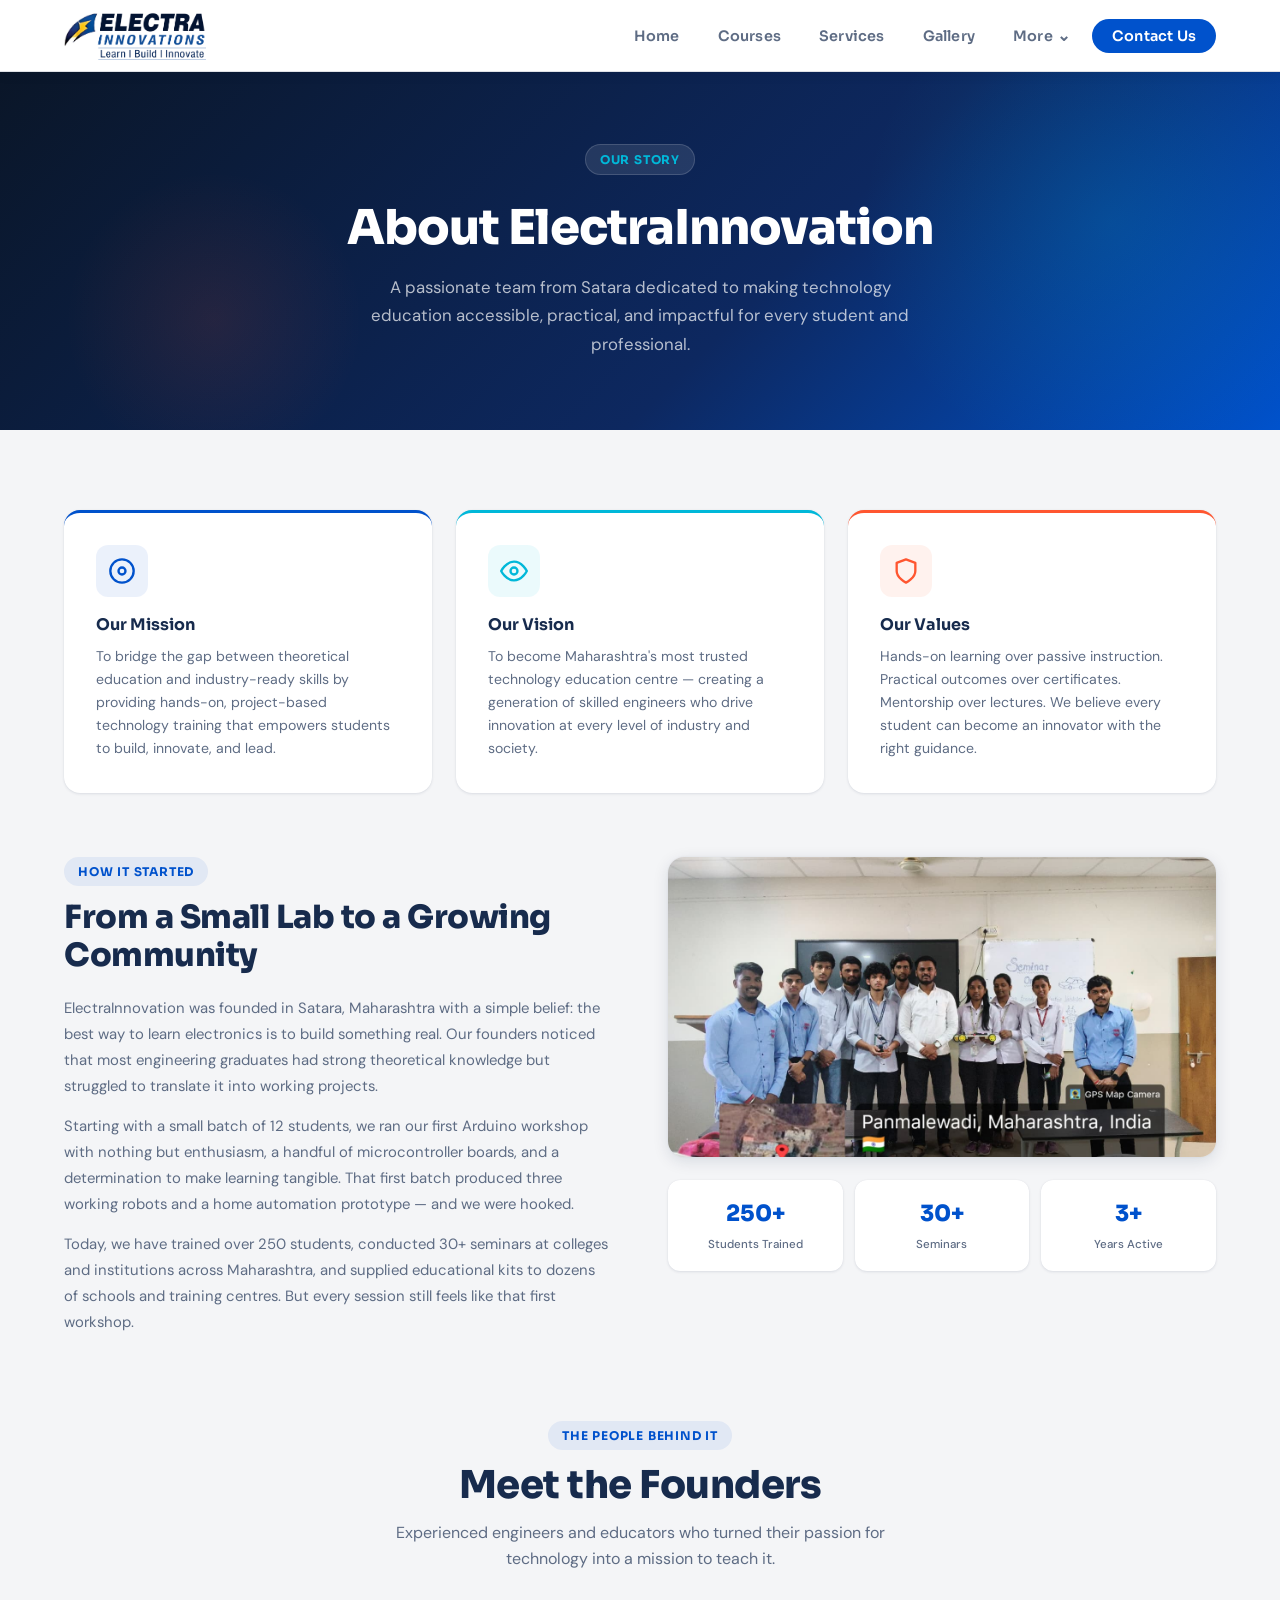
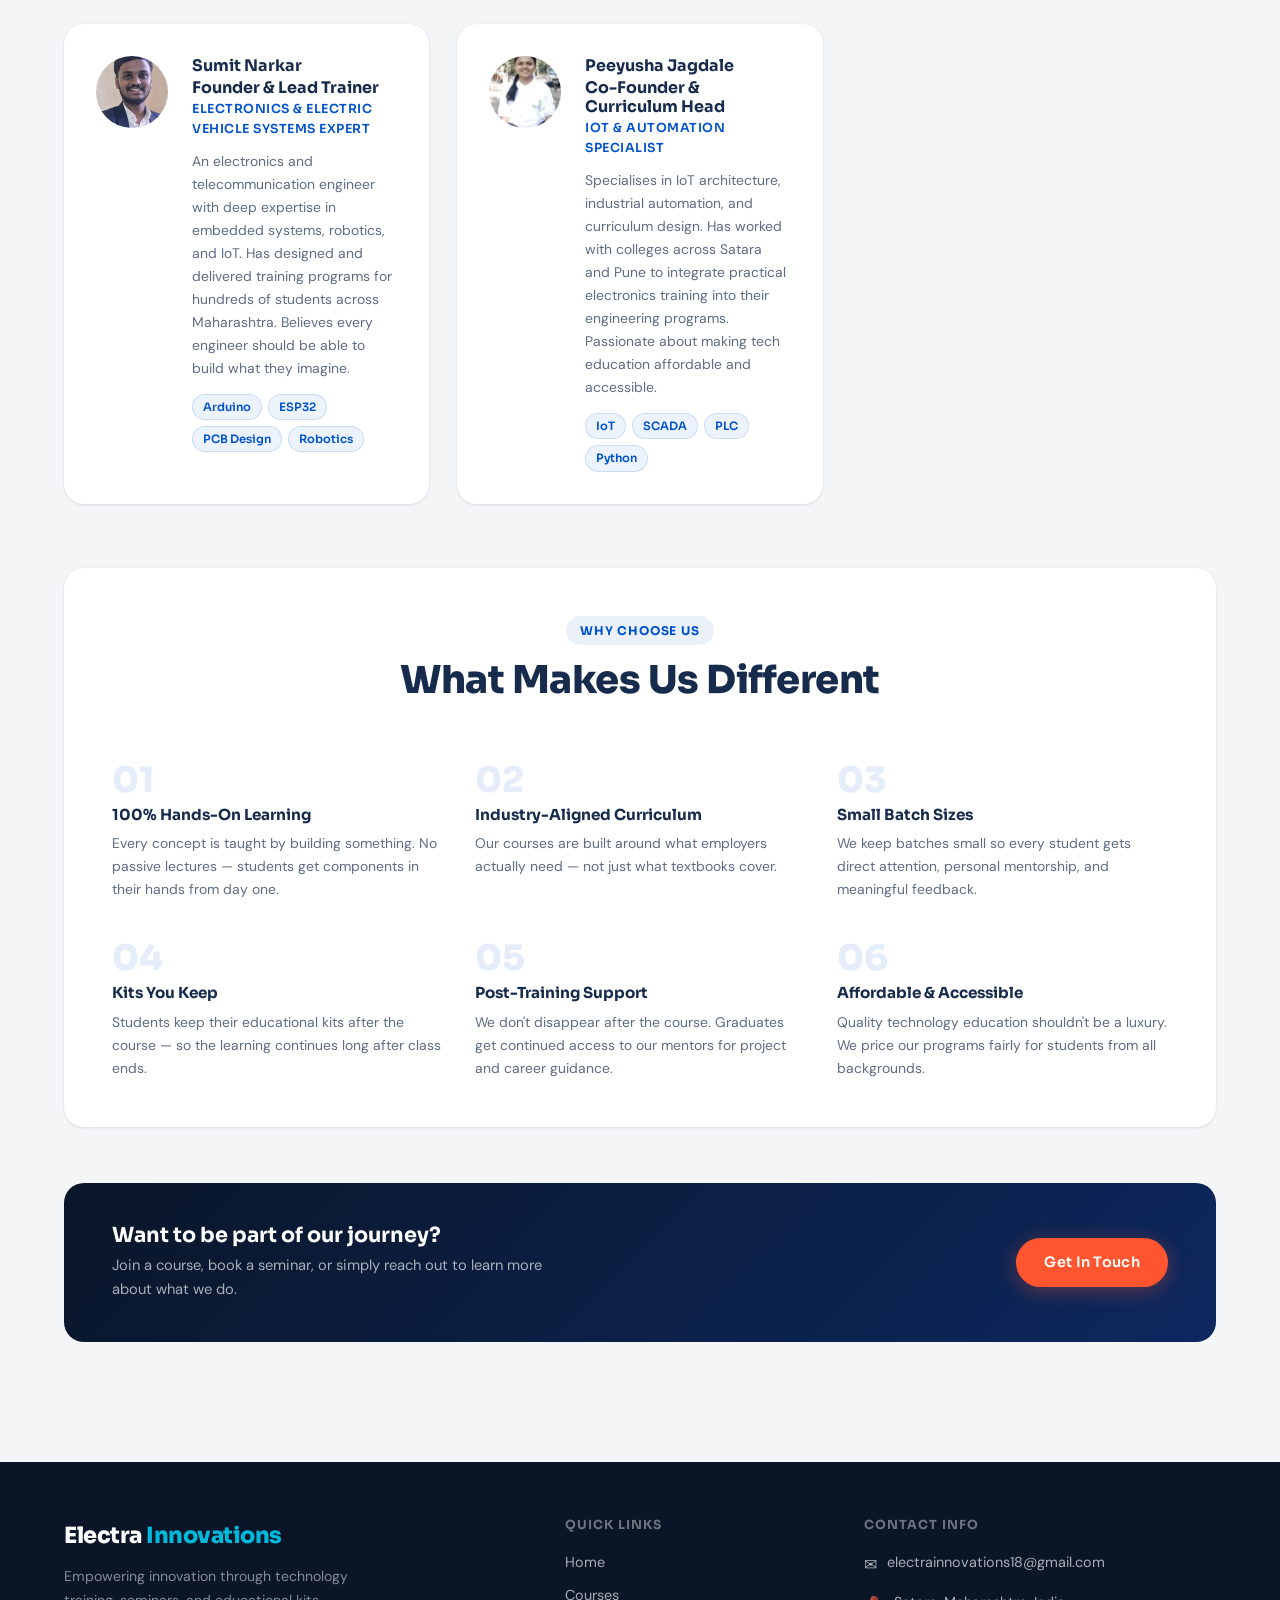
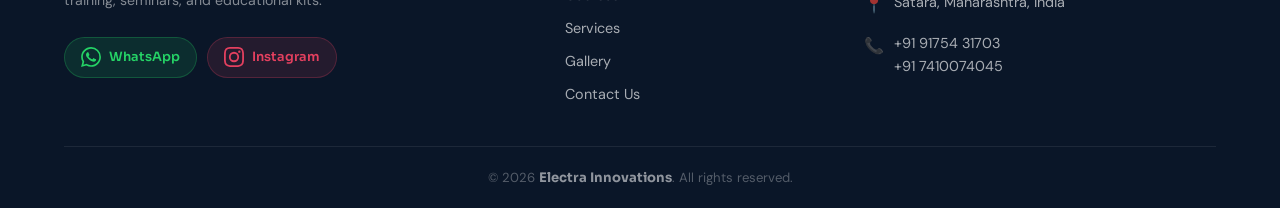
<file: about.html>
<!DOCTYPE html>
<html lang="en">
<head>
  <meta charset="UTF-8">
  <meta name="viewport" content="width=device-width, initial-scale=1.0">
  <title>About Us — ElectraInnovation</title>
  <link rel="stylesheet" href="style.css">
  <script defer src="script.js"></script>
  <script async src="https://pagead2.googlesyndication.com/pagead/js/adsbygoogle.js?client=ca-pub-4391843831069803" crossorigin="anonymous"></script>
</head>

<body>

<!-- ===== NAVBAR ===== -->
<header class="navbar">
  <div class="nav-container">
    <a href="index.html" class="logo"><img src="images/logo.jpeg" alt="Electra Innovation Logo"></a>

    <button class="hamburger" id="hamburger" aria-label="Toggle menu">
      <span></span><span></span><span></span>
    </button>

    <ul class="nav-menu" id="nav-menu">
      <li><a href="index.html">Home</a></li>
      <li><a href="courses.html">Courses</a></li>
      <li><a href="services.html">Services</a></li>
      <li><a href="gallery.html">Gallery</a></li>
      <li class="nav-dropdown">
        <button class="nav-dropdown-btn" aria-expanded="false">More <span class="nav-chevron">&#8964;</span></button>
        <ul class="nav-dropdown-menu">
          <li><a href="blogs.html">Blogs / Updates</a></li>
          <li><a href="about.html" class="active">About Us</a></li>
          <li><a href="faqs.html">FAQs</a></li>
        </ul>
      </li>
      <li><a href="contact.html" class="nav-cta">Contact Us</a></li>
    </ul>
  </div>
</header>

<!-- ===== PAGE HERO ===== -->
<div class="page-hero">
  <div class="page-hero-inner">
    <div class="section-tag">Our Story</div>
    <h1>About ElectraInnovation</h1>
    <p>A passionate team from Satara dedicated to making technology education accessible, practical, and impactful for every student and professional.</p>
  </div>
</div>

<!-- ===== ABOUT CONTENT ===== -->
<div class="section">

  <!-- MISSION / VISION / VALUES -->
  <div class="mvv-grid">
    <div class="mvv-card">
      <div class="mvv-icon">
        <svg width="28" height="28" viewBox="0 0 24 24" fill="none" stroke="currentColor" stroke-width="2" stroke-linecap="round" stroke-linejoin="round"><circle cx="12" cy="12" r="10"/><circle cx="12" cy="12" r="3"/></svg>
      </div>
      <h3>Our Mission</h3>
      <p>To bridge the gap between theoretical education and industry-ready skills by providing hands-on, project-based technology training that empowers students to build, innovate, and lead.</p>
    </div>
    <div class="mvv-card">
      <div class="mvv-icon">
        <svg width="28" height="28" viewBox="0 0 24 24" fill="none" stroke="currentColor" stroke-width="2" stroke-linecap="round" stroke-linejoin="round"><path d="M1 12s4-8 11-8 11 8 11 8-4 8-11 8-11-8-11-8z"/><circle cx="12" cy="12" r="3"/></svg>
      </div>
      <h3>Our Vision</h3>
      <p>To become Maharashtra's most trusted technology education centre — creating a generation of skilled engineers who drive innovation at every level of industry and society.</p>
    </div>
    <div class="mvv-card">
      <div class="mvv-icon">
        <svg width="28" height="28" viewBox="0 0 24 24" fill="none" stroke="currentColor" stroke-width="2" stroke-linecap="round" stroke-linejoin="round"><path d="M12 22s8-4 8-10V5l-8-3-8 3v7c0 6 8 10 8 10z"/></svg>
      </div>
      <h3>Our Values</h3>
      <p>Hands-on learning over passive instruction. Practical outcomes over certificates. Mentorship over lectures. We believe every student can become an innovator with the right guidance.</p>
    </div>
  </div>

  <!-- STORY SECTION -->
  <div class="about-story">
    <div class="about-story-text">
      <div class="section-tag">How It Started</div>
      <h2>From a Small Lab to a Growing Community</h2>
      <p>ElectraInnovation was founded in Satara, Maharashtra with a simple belief: the best way to learn electronics is to build something real. Our founders noticed that most engineering graduates had strong theoretical knowledge but struggled to translate it into working projects.</p>
      <p>Starting with a small batch of 12 students, we ran our first Arduino workshop with nothing but enthusiasm, a handful of microcontroller boards, and a determination to make learning tangible. That first batch produced three working robots and a home automation prototype — and we were hooked.</p>
      <p>Today, we have trained over 250 students, conducted 30+ seminars at colleges and institutions across Maharashtra, and supplied educational kits to dozens of schools and training centres. But every session still feels like that first workshop.</p>
    </div>
    <div class="about-story-img">
      <img src="images/training2.jpeg" alt="ElectraInnovation training session">
      <div class="about-story-stat-row">
        <div class="about-story-stat">
          <span class="stat-num">250+</span>
          <span class="stat-label">Students Trained</span>
        </div>
        <div class="about-story-stat">
          <span class="stat-num">30+</span>
          <span class="stat-label">Seminars</span>
        </div>
        <div class="about-story-stat">
          <span class="stat-num">3+</span>
          <span class="stat-label">Years Active</span>
        </div>
      </div>
    </div>
  </div>

  <!-- FOUNDERS SECTION -->
  <div class="section-header" style="margin-top: 72px;">
    <div class="section-tag">The People Behind It</div>
    <h2>Meet the Founders</h2>
    <p>Experienced engineers and educators who turned their passion for technology into a mission to teach it.</p>
  </div>

  <div class="founders-grid">

    <div class="founder-card">
      <div class="founder-avatar founder-avatar img founder-avatar-1">
        <img src="/images/founder1.jpeg" alt="Sumit Narkar">
      </div>
      <div class="founder-info">
        <h3>Sumit Narkar</h3>
        <h3>Founder &amp; Lead Trainer</h3>
        <p class="founder-role">Electronics &amp; Electric Vehicle Systems Expert</p>
        <p class="founder-bio">An electronics and telecommunication engineer with deep expertise in embedded systems, robotics, and IoT. Has designed and delivered training programs for hundreds of students across Maharashtra. Believes every engineer should be able to build what they imagine.</p>
        <div class="founder-skills">
          <span>Arduino</span>
          <span>ESP32</span>
          <span>PCB Design</span>
          <span>Robotics</span>
        </div>
      </div>
    </div>

    <div class="founder-card">
     <div class="founder-avatar founder-avatar img founder-avatar-2">
        <img src="/images/founder2.jpeg" alt="Peeyusha Jagdale">
      </div>
      <div class="founder-info">
        <h3>Peeyusha Jagdale</h3>
        <h3>Co-Founder &amp; Curriculum Head</h3>
        <p class="founder-role">IoT &amp; Automation Specialist</p>
        <p class="founder-bio">Specialises in IoT architecture, industrial automation, and curriculum design. Has worked with colleges across Satara and Pune to integrate practical electronics training into their engineering programs. Passionate about making tech education affordable and accessible.</p>
        <div class="founder-skills">
          <span>IoT</span>
          <span>SCADA</span>
          <span>PLC</span>
          <span>Python</span>
        </div>
      </div>
    </div>

  </div>

  <!-- WHY CHOOSE US -->
  <div class="why-us-section">
    <div class="section-header">
      <div class="section-tag">Why Choose Us</div>
      <h2>What Makes Us Different</h2>
    </div>
    <div class="why-us-grid">
      <div class="why-us-item">
        <div class="why-us-num">01</div>
        <h4>100% Hands-On Learning</h4>
        <p>Every concept is taught by building something. No passive lectures — students get components in their hands from day one.</p>
      </div>
      <div class="why-us-item">
        <div class="why-us-num">02</div>
        <h4>Industry-Aligned Curriculum</h4>
        <p>Our courses are built around what employers actually need — not just what textbooks cover.</p>
      </div>
      <div class="why-us-item">
        <div class="why-us-num">03</div>
        <h4>Small Batch Sizes</h4>
        <p>We keep batches small so every student gets direct attention, personal mentorship, and meaningful feedback.</p>
      </div>
      <div class="why-us-item">
        <div class="why-us-num">04</div>
        <h4>Kits You Keep</h4>
        <p>Students keep their educational kits after the course — so the learning continues long after class ends.</p>
      </div>
      <div class="why-us-item">
        <div class="why-us-num">05</div>
        <h4>Post-Training Support</h4>
        <p>We don't disappear after the course. Graduates get continued access to our mentors for project and career guidance.</p>
      </div>
      <div class="why-us-item">
        <div class="why-us-num">06</div>
        <h4>Affordable &amp; Accessible</h4>
        <p>Quality technology education shouldn't be a luxury. We price our programs fairly for students from all backgrounds.</p>
      </div>
    </div>
  </div>

  <!-- CTA BANNER -->
  <div class="cta-banner">
    <div class="cta-banner-text">
      <h3>Want to be part of our journey?</h3>
      <p>Join a course, book a seminar, or simply reach out to learn more about what we do.</p>
    </div>
    <a href="contact.html" class="btn btn-primary">Get In Touch</a>
  </div>

</div>

<!-- ===== FOOTER ===== -->
<footer class="footer">
  <div class="footer-inner">

    <div class="footer-brand">
      <a href="index.html" class="footer-logo">Electra<span> Innovations</span></a>
      <p class="footer-tagline">Empowering innovation through technology training, seminars, and educational kits.</p>
      <div class="footer-social">
        <a href="https://wa.me/919175431703" target="_blank" rel="noopener" class="social-btn whatsapp" aria-label="WhatsApp">
          <svg viewBox="0 0 24 24" fill="currentColor" width="20" height="20"><path d="M17.472 14.382c-.297-.149-1.758-.867-2.03-.967-.273-.099-.471-.148-.67.15-.197.297-.767.966-.94 1.164-.173.199-.347.223-.644.075-.297-.15-1.255-.463-2.39-1.475-.883-.788-1.48-1.761-1.653-2.059-.173-.297-.018-.458.13-.606.134-.133.298-.347.446-.52.149-.174.198-.298.298-.497.099-.198.05-.371-.025-.52-.075-.149-.669-1.612-.916-2.207-.242-.579-.487-.5-.669-.51-.173-.008-.371-.01-.57-.01-.198 0-.52.074-.792.372-.272.297-1.04 1.016-1.04 2.479 0 1.462 1.065 2.875 1.213 3.074.149.198 2.096 3.2 5.077 4.487.709.306 1.262.489 1.694.625.712.227 1.36.195 1.871.118.571-.085 1.758-.719 2.006-1.413.248-.694.248-1.289.173-1.413-.074-.124-.272-.198-.57-.347m-5.421 7.403h-.004a9.87 9.87 0 01-5.031-1.378l-.361-.214-3.741.982.998-3.648-.235-.374a9.86 9.86 0 01-1.51-5.26c.001-5.45 4.436-9.884 9.888-9.884 2.64 0 5.122 1.03 6.988 2.898a9.825 9.825 0 012.893 6.994c-.003 5.45-4.437 9.884-9.885 9.884m8.413-18.297A11.815 11.815 0 0012.05 0C5.495 0 .16 5.335.157 11.892c0 2.096.547 4.142 1.588 5.945L.057 24l6.305-1.654a11.882 11.882 0 005.683 1.448h.005c6.554 0 11.89-5.335 11.893-11.893a11.821 11.821 0 00-3.48-8.413Z"/></svg>
          WhatsApp
        </a>
        <a href="https://www.instagram.com/electrainnovations?igsh=cjc5NXh3eWp3ZHEy" target="_blank" rel="noopener" class="social-btn instagram" aria-label="Instagram">
          <svg viewBox="0 0 24 24" fill="currentColor" width="20" height="20"><path d="M12 2.163c3.204 0 3.584.012 4.85.07 3.252.148 4.771 1.691 4.919 4.919.058 1.265.069 1.645.069 4.849 0 3.205-.012 3.584-.069 4.849-.149 3.225-1.664 4.771-4.919 4.919-1.266.058-1.644.07-4.85.07-3.204 0-3.584-.012-4.849-.07-3.26-.149-4.771-1.699-4.919-4.92-.058-1.265-.07-1.644-.07-4.849 0-3.204.013-3.583.07-4.849.149-3.227 1.664-4.771 4.919-4.919 1.266-.057 1.645-.069 4.849-.069zM12 0C8.741 0 8.333.014 7.053.072 2.695.272.273 2.69.073 7.052.014 8.333 0 8.741 0 12c0 3.259.014 3.668.072 4.948.2 4.358 2.618 6.78 6.98 6.98C8.333 23.986 8.741 24 12 24c3.259 0 3.668-.014 4.948-.072 4.354-.2 6.782-2.618 6.979-6.98.059-1.28.073-1.689.073-4.948 0-3.259-.014-3.667-.072-4.947-.196-4.354-2.617-6.78-6.979-6.98C15.668.014 15.259 0 12 0zm0 5.838a6.162 6.162 0 100 12.324 6.162 6.162 0 000-12.324zM12 16a4 4 0 110-8 4 4 0 010 8zm6.406-11.845a1.44 1.44 0 100 2.881 1.44 1.44 0 000-2.881z"/></svg>
          Instagram
        </a>
      </div>
    </div>

    <div class="footer-col">
      <h4>Quick Links</h4>
      <ul>
        <li><a href="index.html">Home</a></li>
        <li><a href="courses.html">Courses</a></li>
        <li><a href="services.html">Services</a></li>
        <li><a href="gallery.html">Gallery</a></li>
        <li><a href="contact.html">Contact Us</a></li>
      </ul>
    </div>

    <div class="footer-col">
      <h4>Contact Info</h4>
      <ul class="footer-contact-list">
        <li>
          <span class="fc-icon">✉</span>
          <a href="mailto:electrainnovations18@gmail.com">electrainnovations18@gmail.com</a>
        </li>
        <li>
          <span class="fc-icon">📍</span>
          <span>Satara, Maharashtra, India</span>
        </li>
        <li>
          <span class="fc-icon">📞</span>
          <a href="tel:+919175431703">+91 91754 31703 <br> +91 7410074045</a>
        </li>
      </ul>
    </div>

  </div>
  <div class="footer-bottom">
    <p>&copy; 2026 <strong>Electra Innovations</strong>. All rights reserved.</p>
  </div>
</footer>

</body>
</html>
</file>
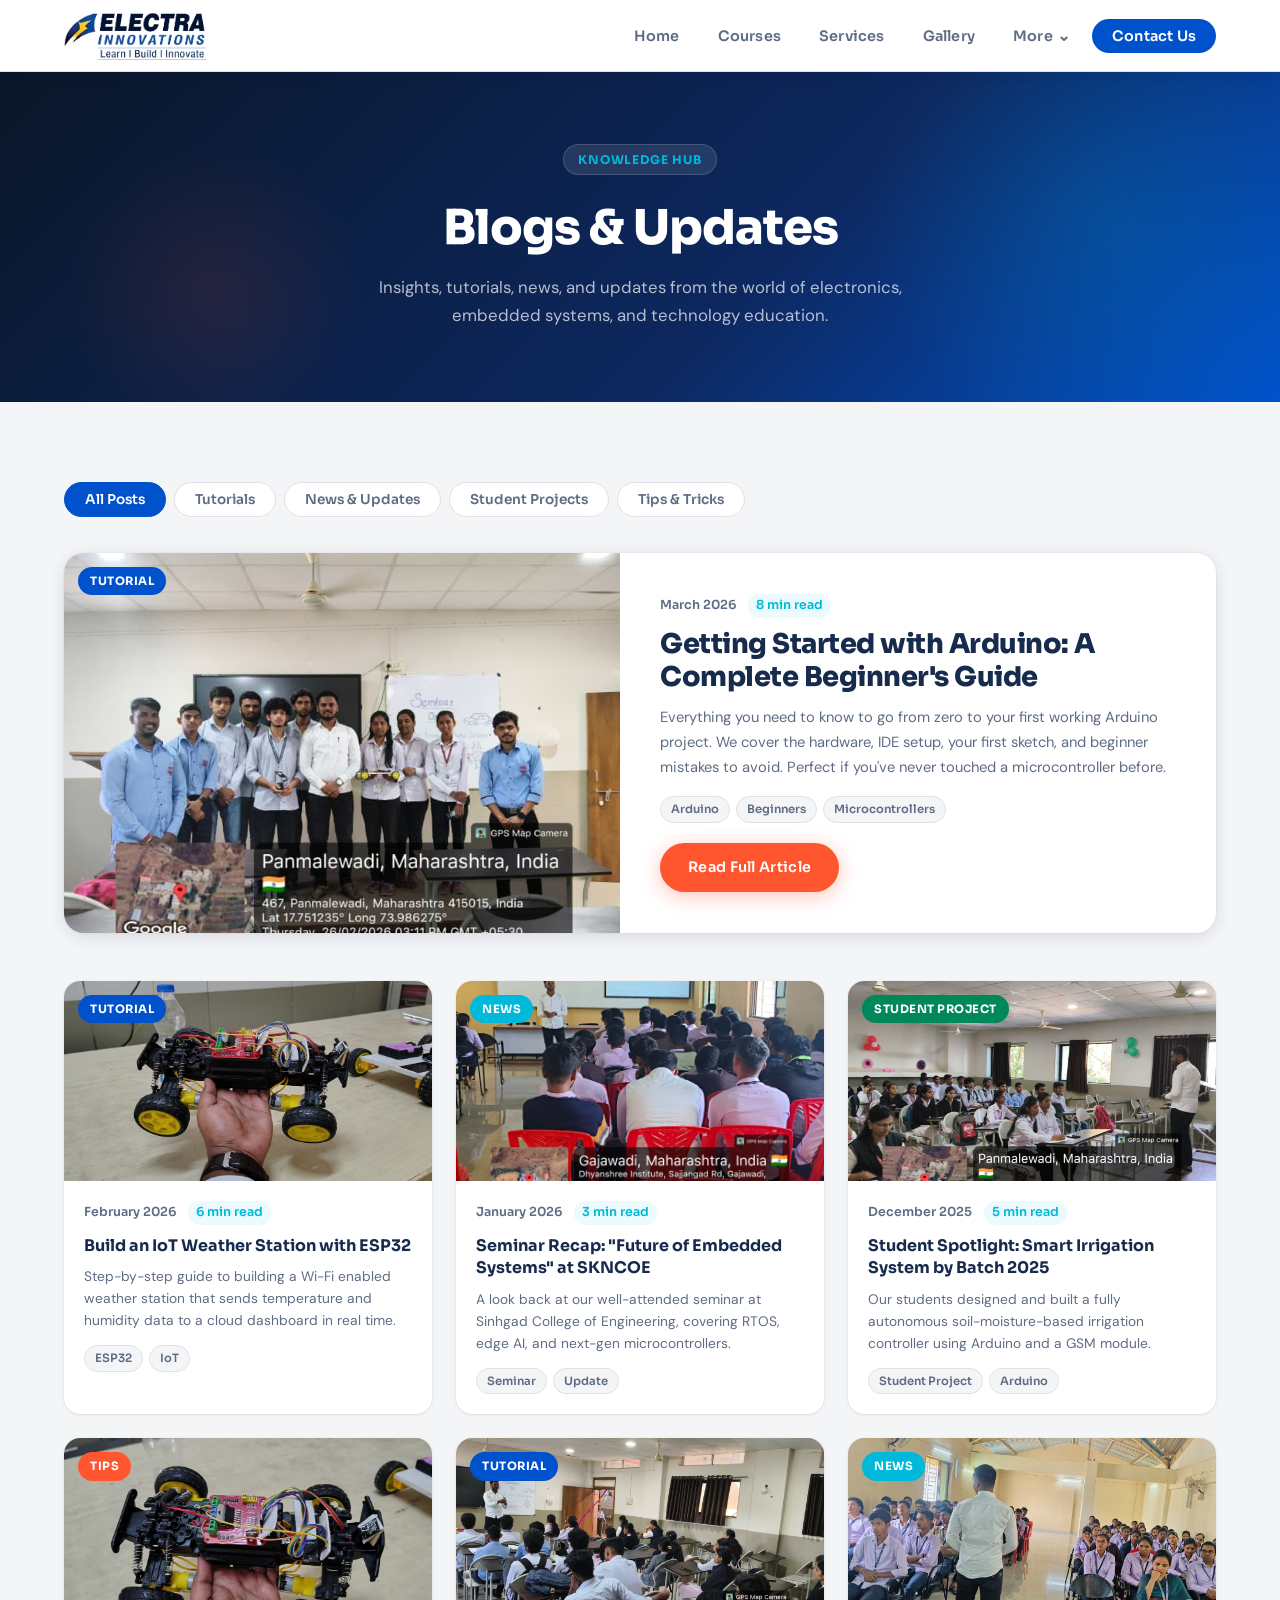
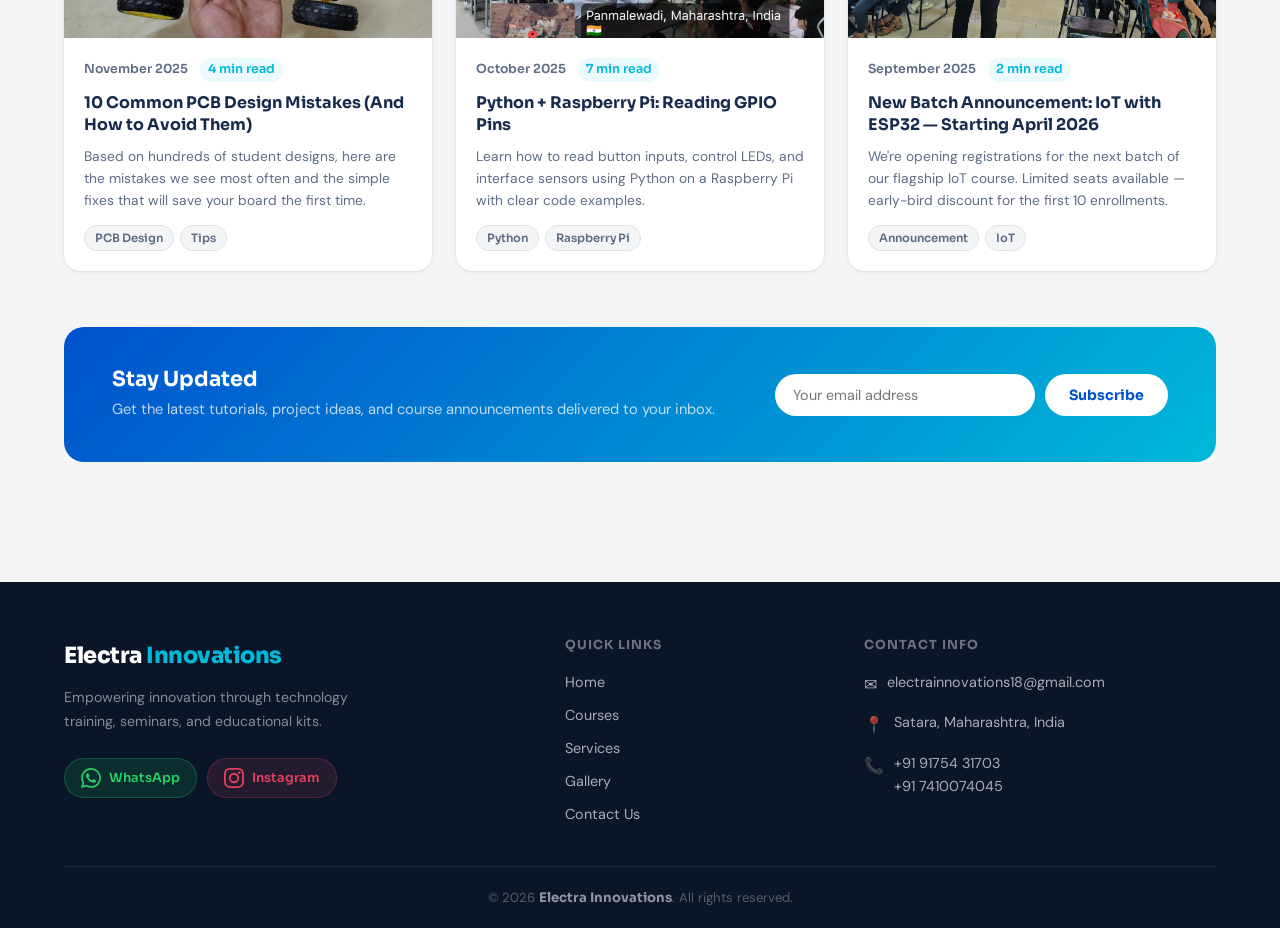
<file: blogs.html>
<!DOCTYPE html>
<html lang="en">
<head>
  <meta charset="UTF-8">
  <meta name="viewport" content="width=device-width, initial-scale=1.0">
  <title>Blogs &amp; Updates — ElectraInnovation</title>
  <link rel="stylesheet" href="style.css">
  <script defer src="script.js"></script>
  <script async src="https://pagead2.googlesyndication.com/pagead/js/adsbygoogle.js?client=ca-pub-4391843831069803" crossorigin="anonymous"></script>
</head>

<body>

<!-- ===== NAVBAR ===== -->
<header class="navbar">
  <div class="nav-container">
    <a href="index.html" class="logo"><img src="images/logo.jpeg" alt="Electra Innovation Logo"></a>

    <button class="hamburger" id="hamburger" aria-label="Toggle menu">
      <span></span><span></span><span></span>
    </button>

    <ul class="nav-menu" id="nav-menu">
      <li><a href="index.html">Home</a></li>
      <li><a href="courses.html">Courses</a></li>
      <li><a href="services.html">Services</a></li>
      <li><a href="gallery.html">Gallery</a></li>
      <li class="nav-dropdown">
        <button class="nav-dropdown-btn" aria-expanded="false">More <span class="nav-chevron">&#8964;</span></button>
        <ul class="nav-dropdown-menu">
          <li><a href="blogs.html" class="active">Blogs / Updates</a></li>
          <li><a href="about.html">About Us</a></li>
          <li><a href="faqs.html">FAQs</a></li>
        </ul>
      </li>
      <li><a href="contact.html" class="nav-cta">Contact Us</a></li>
    </ul>
  </div>
</header>

<!-- ===== PAGE HERO ===== -->
<div class="page-hero">
  <div class="page-hero-inner">
    <div class="section-tag">Knowledge Hub</div>
    <h1>Blogs &amp; Updates</h1>
    <p>Insights, tutorials, news, and updates from the world of electronics, embedded systems, and technology education.</p>
  </div>
</div>

<!-- ===== BLOG CONTENT ===== -->
<div class="section">

  <!-- CATEGORY FILTER -->
  <div class="filter-tabs" id="blog-filters">
    <button class="filter-btn active" data-filter="all">All Posts</button>
    <button class="filter-btn" data-filter="tutorial">Tutorials</button>
    <button class="filter-btn" data-filter="news">News &amp; Updates</button>
    <button class="filter-btn" data-filter="project">Student Projects</button>
    <button class="filter-btn" data-filter="tips">Tips &amp; Tricks</button>
  </div>

  <!-- FEATURED POST -->
  <div class="blog-featured" data-category="tutorial">
    <div class="blog-featured-img">
      <img src="images/training1.jpeg" alt="Getting Started with Arduino">
      <div class="blog-category-badge tutorial">Tutorial</div>
    </div>
    <div class="blog-featured-text">
      <div class="blog-meta-row">
        <span class="blog-date">March 2026</span>
        <span class="blog-read-time">8 min read</span>
      </div>
      <h2>Getting Started with Arduino: A Complete Beginner's Guide</h2>
      <p>Everything you need to know to go from zero to your first working Arduino project. We cover the hardware, IDE setup, your first sketch, and beginner mistakes to avoid. Perfect if you've never touched a microcontroller before.</p>
      <div class="blog-tags">
        <span class="blog-tag">Arduino</span>
        <span class="blog-tag">Beginners</span>
        <span class="blog-tag">Microcontrollers</span>
      </div>
      <a href="contact.html" class="btn btn-primary" style="margin-top: 20px; display: inline-flex;">Read Full Article</a>
    </div>
  </div>

  <!-- BLOG GRID -->
  <div class="blog-grid" id="blog-grid">

    <div class="blog-card" data-category="tutorial">
      <div class="blog-card-img">
        <img src="images/kit1.jpeg" alt="ESP32 IoT Project">
        <div class="blog-category-badge tutorial">Tutorial</div>
      </div>
      <div class="blog-card-body">
        <div class="blog-meta-row">
          <span class="blog-date">February 2026</span>
          <span class="blog-read-time">6 min read</span>
        </div>
        <h3>Build an IoT Weather Station with ESP32</h3>
        <p>Step-by-step guide to building a Wi-Fi enabled weather station that sends temperature and humidity data to a cloud dashboard in real time.</p>
        <div class="blog-tags">
          <span class="blog-tag">ESP32</span>
          <span class="blog-tag">IoT</span>
        </div>
      </div>
    </div>

    <div class="blog-card" data-category="news">
      <div class="blog-card-img">
        <img src="images/seminar1.jpeg" alt="Seminar Recap">
        <div class="blog-category-badge news">News</div>
      </div>
      <div class="blog-card-body">
        <div class="blog-meta-row">
          <span class="blog-date">January 2026</span>
          <span class="blog-read-time">3 min read</span>
        </div>
        <h3>Seminar Recap: "Future of Embedded Systems" at SKNCOE</h3>
        <p>A look back at our well-attended seminar at Sinhgad College of Engineering, covering RTOS, edge AI, and next-gen microcontrollers.</p>
        <div class="blog-tags">
          <span class="blog-tag">Seminar</span>
          <span class="blog-tag">Update</span>
        </div>
      </div>
    </div>

    <div class="blog-card" data-category="project">
      <div class="blog-card-img">
        <img src="images/training3.jpeg" alt="Student Project">
        <div class="blog-category-badge project">Student Project</div>
      </div>
      <div class="blog-card-body">
        <div class="blog-meta-row">
          <span class="blog-date">December 2025</span>
          <span class="blog-read-time">5 min read</span>
        </div>
        <h3>Student Spotlight: Smart Irrigation System by Batch 2025</h3>
        <p>Our students designed and built a fully autonomous soil-moisture-based irrigation controller using Arduino and a GSM module.</p>
        <div class="blog-tags">
          <span class="blog-tag">Student Project</span>
          <span class="blog-tag">Arduino</span>
        </div>
      </div>
    </div>

    <div class="blog-card" data-category="tips">
      <div class="blog-card-img">
        <img src="images/kit2.jpeg" alt="PCB Tips">
        <div class="blog-category-badge tips">Tips</div>
      </div>
      <div class="blog-card-body">
        <div class="blog-meta-row">
          <span class="blog-date">November 2025</span>
          <span class="blog-read-time">4 min read</span>
        </div>
        <h3>10 Common PCB Design Mistakes (And How to Avoid Them)</h3>
        <p>Based on hundreds of student designs, here are the mistakes we see most often and the simple fixes that will save your board the first time.</p>
        <div class="blog-tags">
          <span class="blog-tag">PCB Design</span>
          <span class="blog-tag">Tips</span>
        </div>
      </div>
    </div>

    <div class="blog-card" data-category="tutorial">
      <div class="blog-card-img">
        <img src="images/training5.jpeg" alt="Python Tutorial">
        <div class="blog-category-badge tutorial">Tutorial</div>
      </div>
      <div class="blog-card-body">
        <div class="blog-meta-row">
          <span class="blog-date">October 2025</span>
          <span class="blog-read-time">7 min read</span>
        </div>
        <h3>Python + Raspberry Pi: Reading GPIO Pins</h3>
        <p>Learn how to read button inputs, control LEDs, and interface sensors using Python on a Raspberry Pi with clear code examples.</p>
        <div class="blog-tags">
          <span class="blog-tag">Python</span>
          <span class="blog-tag">Raspberry Pi</span>
        </div>
      </div>
    </div>

    <div class="blog-card" data-category="news">
      <div class="blog-card-img">
        <img src="images/seminar4.jpeg" alt="New Batch Announcement">
        <div class="blog-category-badge news">News</div>
      </div>
      <div class="blog-card-body">
        <div class="blog-meta-row">
          <span class="blog-date">September 2025</span>
          <span class="blog-read-time">2 min read</span>
        </div>
        <h3>New Batch Announcement: IoT with ESP32 — Starting April 2026</h3>
        <p>We're opening registrations for the next batch of our flagship IoT course. Limited seats available — early-bird discount for the first 10 enrollments.</p>
        <div class="blog-tags">
          <span class="blog-tag">Announcement</span>
          <span class="blog-tag">IoT</span>
        </div>
      </div>
    </div>

  </div>

  <!-- NEWSLETTER SIGNUP -->
  <div class="newsletter-banner">
    <div class="newsletter-text">
      <h3>Stay Updated</h3>
      <p>Get the latest tutorials, project ideas, and course announcements delivered to your inbox.</p>
    </div>
    <form class="newsletter-form" onsubmit="return false;">
      <input type="email" placeholder="Your email address" required>
      <button type="submit">Subscribe</button>
    </form>
  </div>

</div>

<!-- ===== FOOTER ===== -->
<footer class="footer">
  <div class="footer-inner">

    <div class="footer-brand">
      <a href="index.html" class="footer-logo">Electra<span> Innovations</span></a>
      <p class="footer-tagline">Empowering innovation through technology training, seminars, and educational kits.</p>
      <div class="footer-social">
        <a href="https://wa.me/919175431703" target="_blank" rel="noopener" class="social-btn whatsapp" aria-label="WhatsApp">
          <svg viewBox="0 0 24 24" fill="currentColor" width="20" height="20"><path d="M17.472 14.382c-.297-.149-1.758-.867-2.03-.967-.273-.099-.471-.148-.67.15-.197.297-.767.966-.94 1.164-.173.199-.347.223-.644.075-.297-.15-1.255-.463-2.39-1.475-.883-.788-1.48-1.761-1.653-2.059-.173-.297-.018-.458.13-.606.134-.133.298-.347.446-.52.149-.174.198-.298.298-.497.099-.198.05-.371-.025-.52-.075-.149-.669-1.612-.916-2.207-.242-.579-.487-.5-.669-.51-.173-.008-.371-.01-.57-.01-.198 0-.52.074-.792.372-.272.297-1.04 1.016-1.04 2.479 0 1.462 1.065 2.875 1.213 3.074.149.198 2.096 3.2 5.077 4.487.709.306 1.262.489 1.694.625.712.227 1.36.195 1.871.118.571-.085 1.758-.719 2.006-1.413.248-.694.248-1.289.173-1.413-.074-.124-.272-.198-.57-.347m-5.421 7.403h-.004a9.87 9.87 0 01-5.031-1.378l-.361-.214-3.741.982.998-3.648-.235-.374a9.86 9.86 0 01-1.51-5.26c.001-5.45 4.436-9.884 9.888-9.884 2.64 0 5.122 1.03 6.988 2.898a9.825 9.825 0 012.893 6.994c-.003 5.45-4.437 9.884-9.885 9.884m8.413-18.297A11.815 11.815 0 0012.05 0C5.495 0 .16 5.335.157 11.892c0 2.096.547 4.142 1.588 5.945L.057 24l6.305-1.654a11.882 11.882 0 005.683 1.448h.005c6.554 0 11.89-5.335 11.893-11.893a11.821 11.821 0 00-3.48-8.413Z"/></svg>
          WhatsApp
        </a>
        <a href="https://www.instagram.com/electrainnovations?igsh=cjc5NXh3eWp3ZHEy" target="_blank" rel="noopener" class="social-btn instagram" aria-label="Instagram">
          <svg viewBox="0 0 24 24" fill="currentColor" width="20" height="20"><path d="M12 2.163c3.204 0 3.584.012 4.85.07 3.252.148 4.771 1.691 4.919 4.919.058 1.265.069 1.645.069 4.849 0 3.205-.012 3.584-.069 4.849-.149 3.225-1.664 4.771-4.919 4.919-1.266.058-1.644.07-4.85.07-3.204 0-3.584-.012-4.849-.07-3.26-.149-4.771-1.699-4.919-4.92-.058-1.265-.07-1.644-.07-4.849 0-3.204.013-3.583.07-4.849.149-3.227 1.664-4.771 4.919-4.919 1.266-.057 1.645-.069 4.849-.069zM12 0C8.741 0 8.333.014 7.053.072 2.695.272.273 2.69.073 7.052.014 8.333 0 8.741 0 12c0 3.259.014 3.668.072 4.948.2 4.358 2.618 6.78 6.98 6.98C8.333 23.986 8.741 24 12 24c3.259 0 3.668-.014 4.948-.072 4.354-.2 6.782-2.618 6.979-6.98.059-1.28.073-1.689.073-4.948 0-3.259-.014-3.667-.072-4.947-.196-4.354-2.617-6.78-6.979-6.98C15.668.014 15.259 0 12 0zm0 5.838a6.162 6.162 0 100 12.324 6.162 6.162 0 000-12.324zM12 16a4 4 0 110-8 4 4 0 010 8zm6.406-11.845a1.44 1.44 0 100 2.881 1.44 1.44 0 000-2.881z"/></svg>
          Instagram
        </a>
      </div>
    </div>

    <div class="footer-col">
      <h4>Quick Links</h4>
      <ul>
        <li><a href="index.html">Home</a></li>
        <li><a href="courses.html">Courses</a></li>
        <li><a href="services.html">Services</a></li>
        <li><a href="gallery.html">Gallery</a></li>
        <li><a href="contact.html">Contact Us</a></li>
      </ul>
    </div>

    <div class="footer-col">
      <h4>Contact Info</h4>
      <ul class="footer-contact-list">
        <li>
          <span class="fc-icon">✉</span>
          <a href="mailto:electrainnovations18@gmail.com">electrainnovations18@gmail.com</a>
        </li>
        <li>
          <span class="fc-icon">📍</span>
          <span>Satara, Maharashtra, India</span>
        </li>
        <li>
          <span class="fc-icon">📞</span>
          <a href="tel:+919175431703">+91 91754 31703 <br> +91 7410074045</a>
        </li>
      </ul>
    </div>

  </div>
  <div class="footer-bottom">
    <p>&copy; 2026 <strong>Electra Innovations</strong>. All rights reserved.</p>
  </div>
</footer>

</body>
</html>
</file>
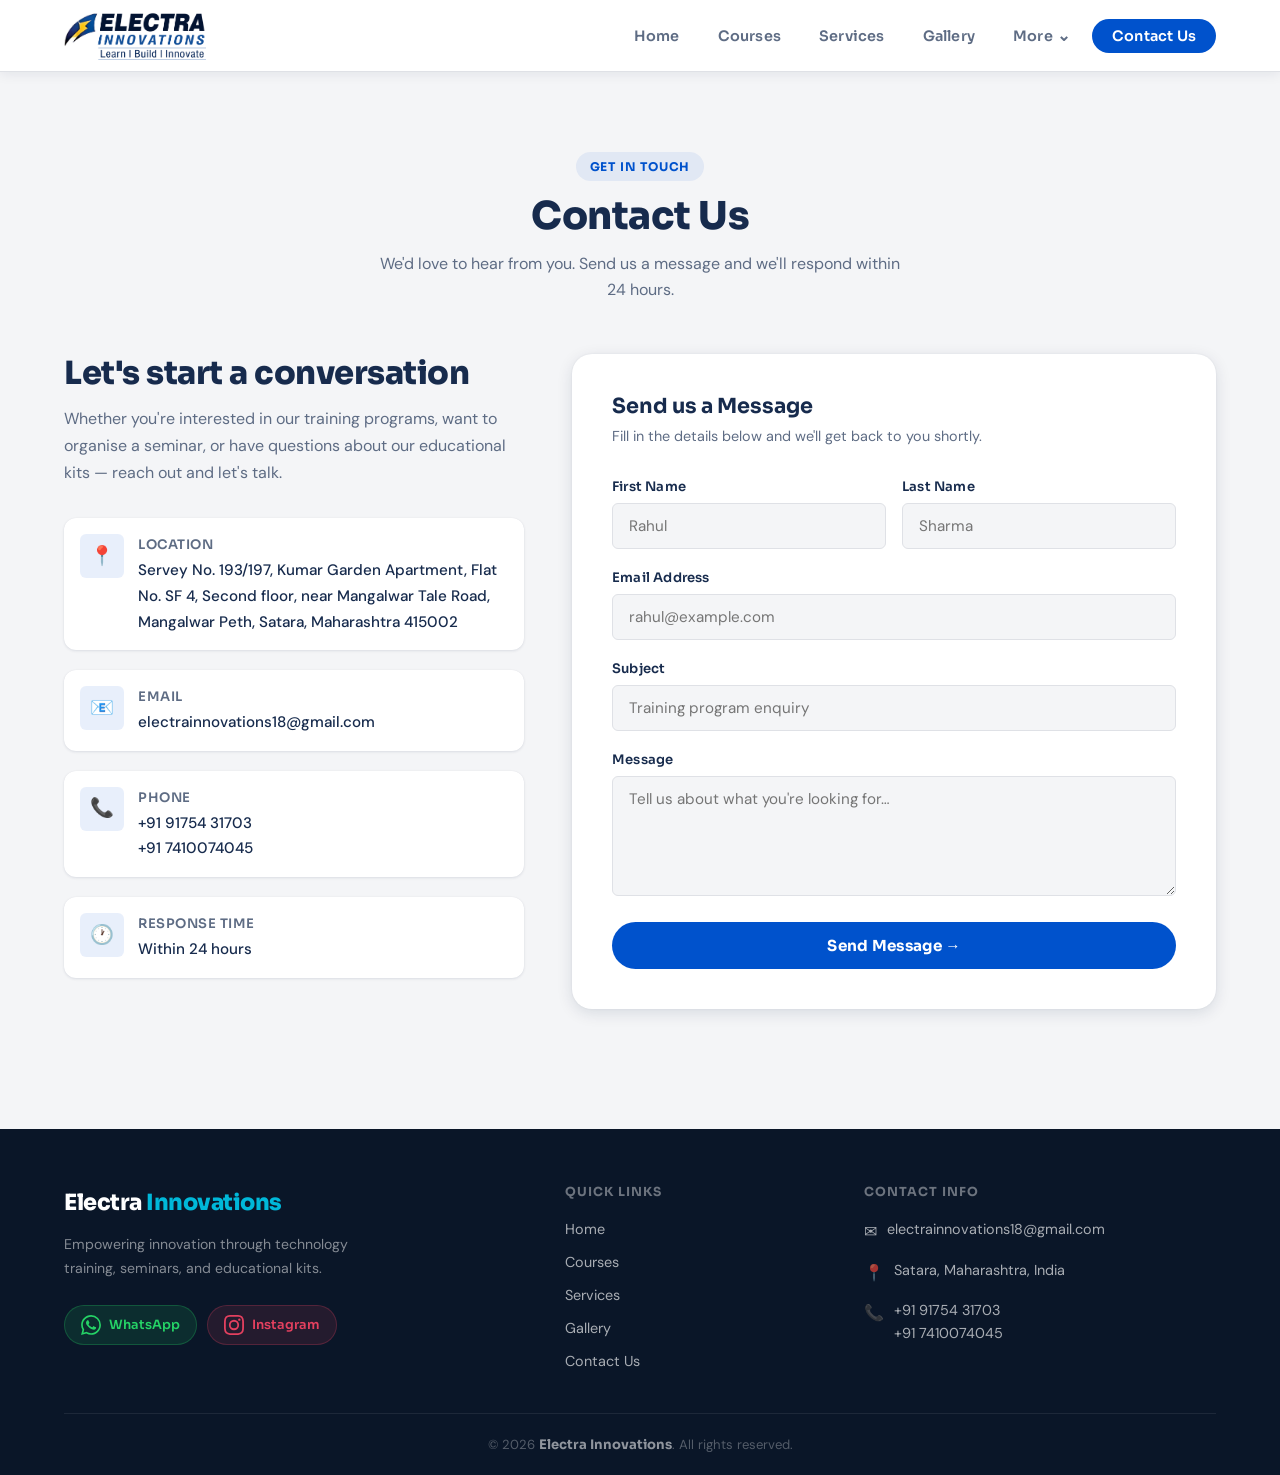
<file: contact.html>
<!DOCTYPE html>
<html lang="en">
<head>
  <meta charset="UTF-8">
  <meta name="viewport" content="width=device-width, initial-scale=1.0">
  <title>Contact Us — ElectraInnovation</title>
  <link rel="stylesheet" href="style.css">
  <script defer src="script.js"></script>
  <script async src="https://pagead2.googlesyndication.com/pagead/js/adsbygoogle.js?client=ca-pub-4391843831069803" crossorigin="anonymous"></script>
</head>

<body>

<!-- ===== NAVBAR ===== -->
<header class="navbar">
  <div class="nav-container">
    <a href="index.html" class="logo"><img src="images/logo.jpeg" alt="Electra Innovation Logo"></a>

    <button class="hamburger" id="hamburger" aria-label="Toggle menu">
      <span></span><span></span><span></span>
    </button>

    <ul class="nav-menu" id="nav-menu">
      <li><a href="index.html">Home</a></li>
      <li><a href="courses.html">Courses</a></li>
      <li><a href="services.html">Services</a></li>
      <li><a href="gallery.html">Gallery</a></li>
      <li class="nav-dropdown">
        <button class="nav-dropdown-btn" aria-expanded="false">More <span class="nav-chevron">&#8964;</span></button>
        <ul class="nav-dropdown-menu">
          <li><a href="blogs.html">Blogs / Updates</a></li>
          <li><a href="about.html">About Us</a></li>
          <li><a href="faqs.html">FAQs</a></li>
        </ul>
      </li>
      <li><a href="contact.html" class="active nav-cta">Contact Us</a></li>
    </ul>
  </div>
</header>

<!-- ===== CONTACT ===== -->
<div class="section">

  <div class="section-header">
    <div class="section-tag">Get In Touch</div>
    <h2>Contact Us</h2>
    <p>We'd love to hear from you. Send us a message and we'll respond within 24 hours.</p>
  </div>

  <div class="contact-wrapper">

    <!-- LEFT: Info -->
    <div class="contact-info">
      <h2>Let's start a conversation</h2>
      <p>Whether you're interested in our training programs, want to organise a seminar, or have questions about our educational kits — reach out and let's talk.</p>

      <div class="contact-detail">
        <div class="contact-icon">📍</div>
        <div class="contact-detail-text">
          <strong>Location</strong>
          <span>Servey No. 193/197, Kumar Garden Apartment, Flat No. SF 4, Second floor, near Mangalwar Tale Road, Mangalwar Peth, Satara, Maharashtra 415002</span>
        </div>
      </div>

      <div class="contact-detail">
        <div class="contact-icon">📧</div>
        <div class="contact-detail-text">
          <strong>Email</strong>
          <span>electrainnovations18@gmail.com</span>
        </div>
      </div>

      <div class="contact-detail">
        <div class="contact-icon">📞</div>
        <div class="contact-detail-text">
          <strong>Phone</strong>
          <span>+91 91754 31703 <br>+91 7410074045</span>
        </div>
      </div>

      <div class="contact-detail">
        <div class="contact-icon">🕐</div>
        <div class="contact-detail-text">
          <strong>Response Time</strong>
          <span>Within 24 hours</span>
        </div>
      </div>
    </div>

    <!-- RIGHT: Form -->
    <div class="contact-form-card">
      <h3>Send us a Message</h3>
      <p>Fill in the details below and we'll get back to you shortly.</p>

      <form action="https://formspree.io/f/xojnbkoa" method="POST">

        <div class="form-row">
          <div class="form-group">
            <label for="fname">First Name</label>
            <input type="text" id="fname" name="first_name" placeholder="Rahul" required>
          </div>
          <div class="form-group">
            <label for="lname">Last Name</label>
            <input type="text" id="lname" name="last_name" placeholder="Sharma">
          </div>
        </div>

        <div class="form-group">
          <label for="email">Email Address</label>
          <input type="email" id="email" name="email" placeholder="rahul@example.com" required>
        </div>

        <div class="form-group">
          <label for="subject">Subject</label>
          <input type="text" id="subject" name="subject" placeholder="Training program enquiry">
        </div>

        <div class="form-group">
          <label for="message">Message</label>
          <textarea id="message" name="message" placeholder="Tell us about what you're looking for…" required></textarea>
        </div>

        <button type="submit" class="btn-submit">Send Message →</button>
      </form>
    </div>

  </div>
</div>

<!-- ===== FOOTER ===== -->
<footer class="footer">
  <div class="footer-inner">

    <div class="footer-brand">
      <a href="index.html" class="footer-logo">Electra<span> Innovations</span></a>
      <p class="footer-tagline">Empowering innovation through technology training, seminars, and educational kits.</p>
      <div class="footer-social">
        <a href="https://wa.me/919175431703" target="_blank" rel="noopener" class="social-btn whatsapp" aria-label="WhatsApp">
          <svg viewBox="0 0 24 24" fill="currentColor" width="20" height="20"><path d="M17.472 14.382c-.297-.149-1.758-.867-2.03-.967-.273-.099-.471-.148-.67.15-.197.297-.767.966-.94 1.164-.173.199-.347.223-.644.075-.297-.15-1.255-.463-2.39-1.475-.883-.788-1.48-1.761-1.653-2.059-.173-.297-.018-.458.13-.606.134-.133.298-.347.446-.52.149-.174.198-.298.298-.497.099-.198.05-.371-.025-.52-.075-.149-.669-1.612-.916-2.207-.242-.579-.487-.5-.669-.51-.173-.008-.371-.01-.57-.01-.198 0-.52.074-.792.372-.272.297-1.04 1.016-1.04 2.479 0 1.462 1.065 2.875 1.213 3.074.149.198 2.096 3.2 5.077 4.487.709.306 1.262.489 1.694.625.712.227 1.36.195 1.871.118.571-.085 1.758-.719 2.006-1.413.248-.694.248-1.289.173-1.413-.074-.124-.272-.198-.57-.347m-5.421 7.403h-.004a9.87 9.87 0 01-5.031-1.378l-.361-.214-3.741.982.998-3.648-.235-.374a9.86 9.86 0 01-1.51-5.26c.001-5.45 4.436-9.884 9.888-9.884 2.64 0 5.122 1.03 6.988 2.898a9.825 9.825 0 012.893 6.994c-.003 5.45-4.437 9.884-9.885 9.884m8.413-18.297A11.815 11.815 0 0012.05 0C5.495 0 .16 5.335.157 11.892c0 2.096.547 4.142 1.588 5.945L.057 24l6.305-1.654a11.882 11.882 0 005.683 1.448h.005c6.554 0 11.89-5.335 11.893-11.893a11.821 11.821 0 00-3.48-8.413Z"/></svg>
          WhatsApp
        </a>
        <a href="https://www.instagram.com/electrainnovations?igsh=cjc5NXh3eWp3ZHEy" target="_blank" rel="noopener" class="social-btn instagram" aria-label="Instagram">
          <svg viewBox="0 0 24 24" fill="currentColor" width="20" height="20"><path d="M12 2.163c3.204 0 3.584.012 4.85.07 3.252.148 4.771 1.691 4.919 4.919.058 1.265.069 1.645.069 4.849 0 3.205-.012 3.584-.069 4.849-.149 3.225-1.664 4.771-4.919 4.919-1.266.058-1.644.07-4.85.07-3.204 0-3.584-.012-4.849-.07-3.26-.149-4.771-1.699-4.919-4.92-.058-1.265-.07-1.644-.07-4.849 0-3.204.013-3.583.07-4.849.149-3.227 1.664-4.771 4.919-4.919 1.266-.057 1.645-.069 4.849-.069zM12 0C8.741 0 8.333.014 7.053.072 2.695.272.273 2.69.073 7.052.014 8.333 0 8.741 0 12c0 3.259.014 3.668.072 4.948.2 4.358 2.618 6.78 6.98 6.98C8.333 23.986 8.741 24 12 24c3.259 0 3.668-.014 4.948-.072 4.354-.2 6.782-2.618 6.979-6.98.059-1.28.073-1.689.073-4.948 0-3.259-.014-3.667-.072-4.947-.196-4.354-2.617-6.78-6.979-6.98C15.668.014 15.259 0 12 0zm0 5.838a6.162 6.162 0 100 12.324 6.162 6.162 0 000-12.324zM12 16a4 4 0 110-8 4 4 0 010 8zm6.406-11.845a1.44 1.44 0 100 2.881 1.44 1.44 0 000-2.881z"/></svg>
          Instagram
        </a>
      </div>
    </div>

    <div class="footer-col">
      <h4>Quick Links</h4>
      <ul>
        <li><a href="index.html">Home</a></li>
        <li><a href="courses.html">Courses</a></li>
        <li><a href="services.html">Services</a></li>
        <li><a href="gallery.html">Gallery</a></li>
        <li><a href="contact.html">Contact Us</a></li>
      </ul>
    </div>

    <div class="footer-col">
      <h4>Contact Info</h4>
      <ul class="footer-contact-list">
        <li>
          <span class="fc-icon">✉</span>
          <a href="mailto:electrainnovations18@gmail.com">electrainnovations18@gmail.com</a>
        </li>
        <li>
          <span class="fc-icon">📍</span>
          <span>Satara, Maharashtra, India</span>
        </li>
        <li>
          <span class="fc-icon">📞</span>
          <a href="tel:+919175431703">+91 91754 31703 <br> +91 7410074045</a>
        </li>
      </ul>
    </div>

  </div>
  <div class="footer-bottom">
    <p>&copy; 2026 <strong>Electra Innovations</strong>. All rights reserved.</p>
  </div>
</footer>


</body>
</html>
</file>
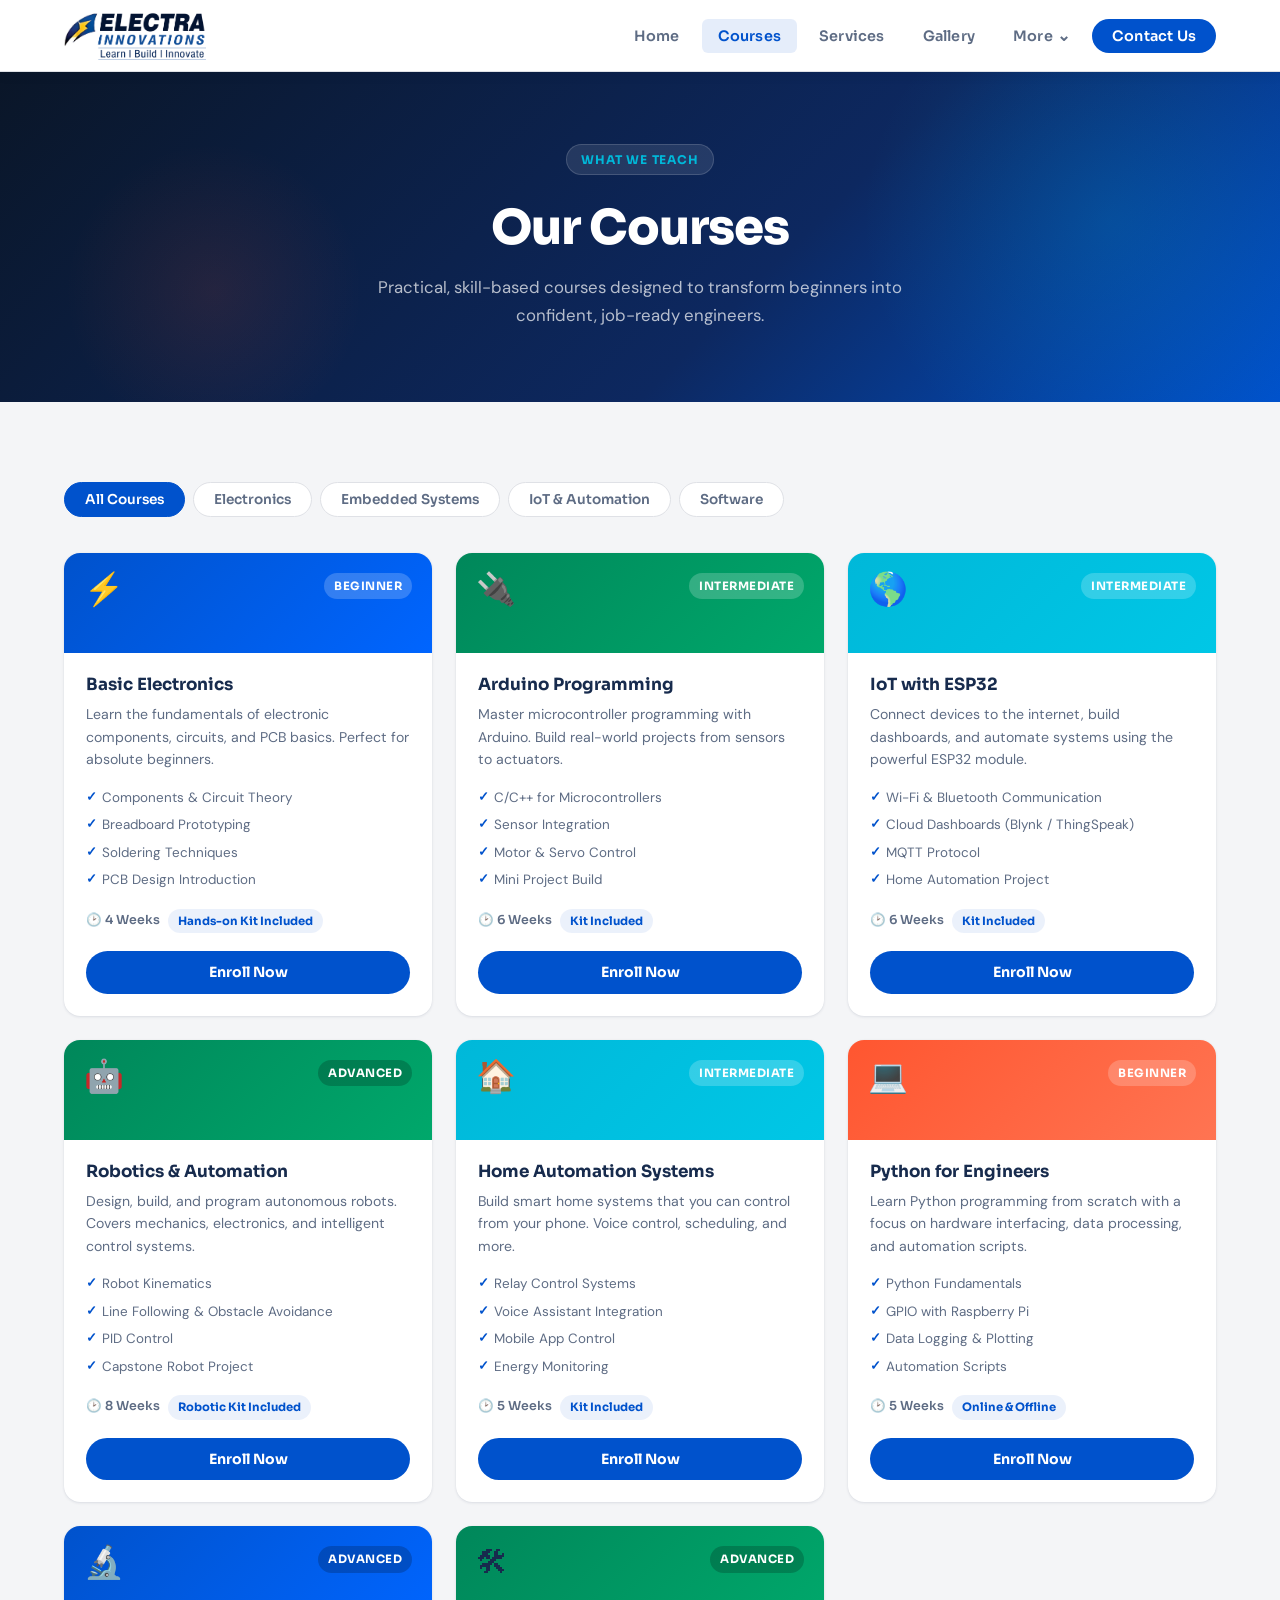
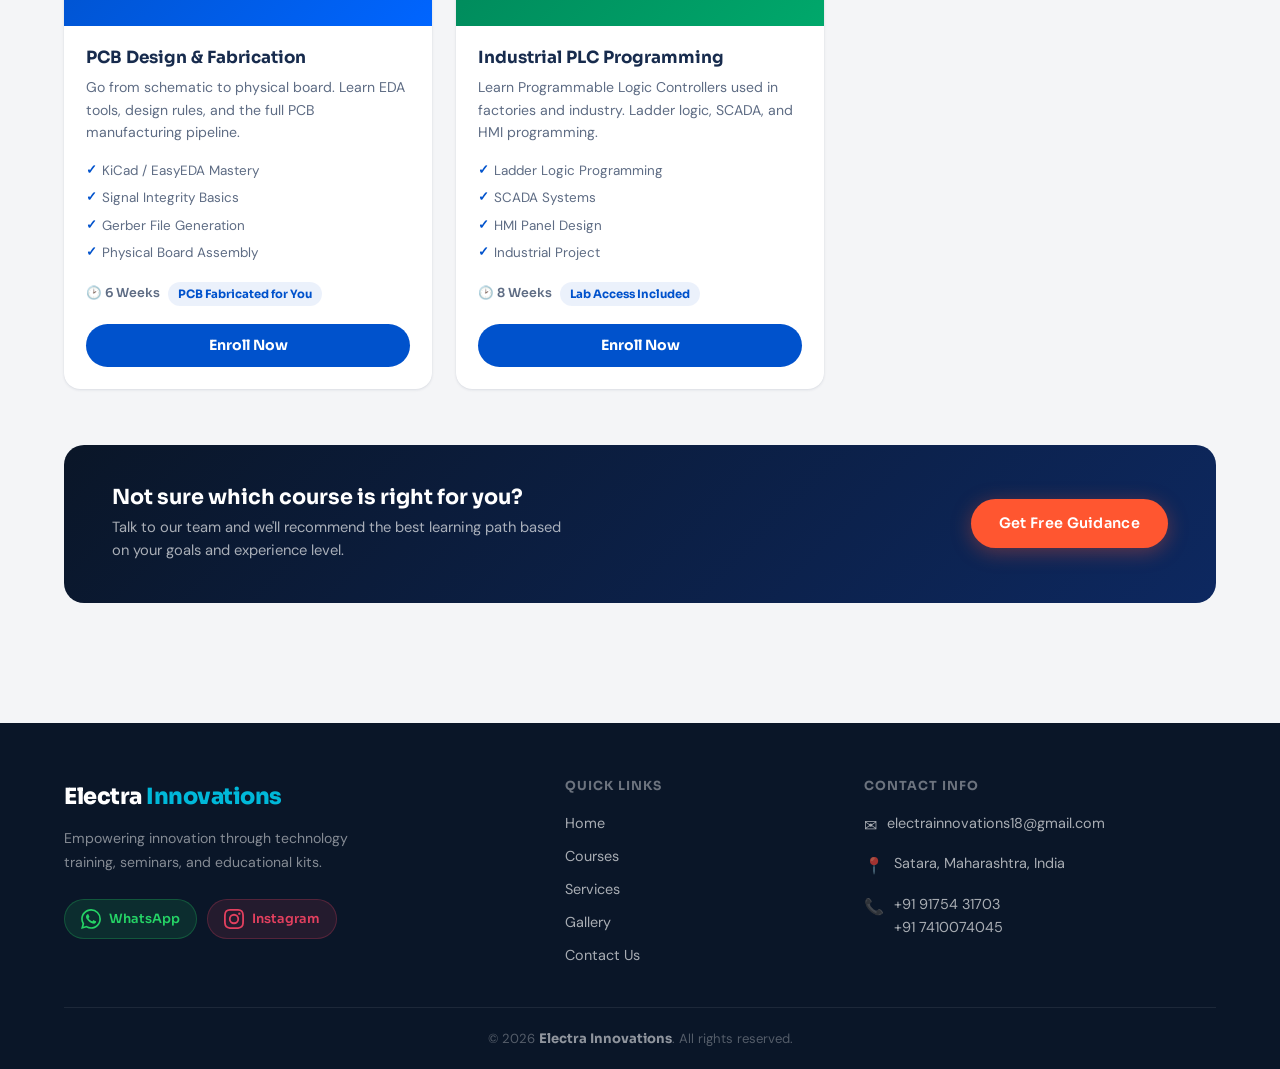
<file: courses.html>
<!DOCTYPE html>
<html lang="en">
<head>
  <meta charset="UTF-8">
  <meta name="viewport" content="width=device-width, initial-scale=1.0">
  <title>Courses — ElectraInnovation</title>
  <link rel="stylesheet" href="style.css">
  <script defer src="script.js"></script>
  <script async src="https://pagead2.googlesyndication.com/pagead/js/adsbygoogle.js?client=ca-pub-4391843831069803" crossorigin="anonymous"></script>
</head>

<body>

<!-- ===== NAVBAR ===== -->
<header class="navbar">
  <div class="nav-container">
    <a href="index.html" class="logo"><img src="images/logo.jpeg" alt="Electra Innovation Logo"></a>

    <button class="hamburger" id="hamburger" aria-label="Toggle menu">
      <span></span><span></span><span></span>
    </button>

    <ul class="nav-menu" id="nav-menu">
      <li><a href="index.html">Home</a></li>
      <li><a href="courses.html" class="active">Courses</a></li>
      <li><a href="services.html">Services</a></li>
      <li><a href="gallery.html">Gallery</a></li>
      <li class="nav-dropdown">
        <button class="nav-dropdown-btn" aria-expanded="false">More <span class="nav-chevron">&#8964;</span></button>
        <ul class="nav-dropdown-menu">
          <li><a href="blogs.html">Blogs / Updates</a></li>
          <li><a href="about.html">About Us</a></li>
          <li><a href="faqs.html">FAQs</a></li>
        </ul>
      </li>
      <li><a href="contact.html" class="nav-cta">Contact Us</a></li>
    </ul>
  </div>
</header>

<!-- ===== PAGE HERO ===== -->
<div class="page-hero">
  <div class="page-hero-inner">
    <div class="section-tag">What We Teach</div>
    <h1>Our Courses</h1>
    <p>Practical, skill-based courses designed to transform beginners into confident, job-ready engineers.</p>
  </div>
</div>

<!-- ===== COURSES ===== -->
<div class="section">

  <!-- FILTER TABS -->
  <div class="filter-tabs" id="course-filters">
    <button class="filter-btn active" data-filter="all">All Courses</button>
    <button class="filter-btn" data-filter="electronics">Electronics</button>
    <button class="filter-btn" data-filter="embedded">Embedded Systems</button>
    <button class="filter-btn" data-filter="iot">IoT &amp; Automation</button>
    <button class="filter-btn" data-filter="software">Software</button>
  </div>

  <!-- COURSE CARDS -->
  <div class="courses-grid" id="courses-grid">

    <div class="course-card" data-category="electronics">
      <div class="course-card-top electronics">
        <div class="course-icon">&#9889;</div>
        <div class="course-level beginner">Beginner</div>
      </div>
      <div class="course-card-body">
        <h3>Basic Electronics</h3>
        <p>Learn the fundamentals of electronic components, circuits, and PCB basics. Perfect for absolute beginners.</p>
        <ul class="course-highlights">
          <li>Components &amp; Circuit Theory</li>
          <li>Breadboard Prototyping</li>
          <li>Soldering Techniques</li>
          <li>PCB Design Introduction</li>
        </ul>
        <div class="course-meta">
          <span class="course-duration">&#128337; 4 Weeks</span>
          <span class="course-badge">Hands-on Kit Included</span>
        </div>
        <a href="contact.html" class="course-cta">Enroll Now</a>
      </div>
    </div>

    <div class="course-card" data-category="embedded">
      <div class="course-card-top embedded">
        <div class="course-icon">&#128268;</div>
        <div class="course-level intermediate">Intermediate</div>
      </div>
      <div class="course-card-body">
        <h3>Arduino Programming</h3>
        <p>Master microcontroller programming with Arduino. Build real-world projects from sensors to actuators.</p>
        <ul class="course-highlights">
          <li>C/C++ for Microcontrollers</li>
          <li>Sensor Integration</li>
          <li>Motor &amp; Servo Control</li>
          <li>Mini Project Build</li>
        </ul>
        <div class="course-meta">
          <span class="course-duration">&#128337; 6 Weeks</span>
          <span class="course-badge">Kit Included</span>
        </div>
        <a href="contact.html" class="course-cta">Enroll Now</a>
      </div>
    </div>

    <div class="course-card" data-category="iot">
      <div class="course-card-top iot">
        <div class="course-icon">&#127758;</div>
        <div class="course-level intermediate">Intermediate</div>
      </div>
      <div class="course-card-body">
        <h3>IoT with ESP32</h3>
        <p>Connect devices to the internet, build dashboards, and automate systems using the powerful ESP32 module.</p>
        <ul class="course-highlights">
          <li>Wi-Fi &amp; Bluetooth Communication</li>
          <li>Cloud Dashboards (Blynk / ThingSpeak)</li>
          <li>MQTT Protocol</li>
          <li>Home Automation Project</li>
        </ul>
        <div class="course-meta">
          <span class="course-duration">&#128337; 6 Weeks</span>
          <span class="course-badge">Kit Included</span>
        </div>
        <a href="contact.html" class="course-cta">Enroll Now</a>
      </div>
    </div>

    <div class="course-card" data-category="embedded">
      <div class="course-card-top embedded">
        <div class="course-icon">&#129302;</div>
        <div class="course-level advanced">Advanced</div>
      </div>
      <div class="course-card-body">
        <h3>Robotics &amp; Automation</h3>
        <p>Design, build, and program autonomous robots. Covers mechanics, electronics, and intelligent control systems.</p>
        <ul class="course-highlights">
          <li>Robot Kinematics</li>
          <li>Line Following &amp; Obstacle Avoidance</li>
          <li>PID Control</li>
          <li>Capstone Robot Project</li>
        </ul>
        <div class="course-meta">
          <span class="course-duration">&#128337; 8 Weeks</span>
          <span class="course-badge">Robotic Kit Included</span>
        </div>
        <a href="contact.html" class="course-cta">Enroll Now</a>
      </div>
    </div>

    <div class="course-card" data-category="iot">
      <div class="course-card-top iot">
        <div class="course-icon">&#127968;</div>
        <div class="course-level intermediate">Intermediate</div>
      </div>
      <div class="course-card-body">
        <h3>Home Automation Systems</h3>
        <p>Build smart home systems that you can control from your phone. Voice control, scheduling, and more.</p>
        <ul class="course-highlights">
          <li>Relay Control Systems</li>
          <li>Voice Assistant Integration</li>
          <li>Mobile App Control</li>
          <li>Energy Monitoring</li>
        </ul>
        <div class="course-meta">
          <span class="course-duration">&#128337; 5 Weeks</span>
          <span class="course-badge">Kit Included</span>
        </div>
        <a href="contact.html" class="course-cta">Enroll Now</a>
      </div>
    </div>

    <div class="course-card" data-category="software">
      <div class="course-card-top software">
        <div class="course-icon">&#128187;</div>
        <div class="course-level beginner">Beginner</div>
      </div>
      <div class="course-card-body">
        <h3>Python for Engineers</h3>
        <p>Learn Python programming from scratch with a focus on hardware interfacing, data processing, and automation scripts.</p>
        <ul class="course-highlights">
          <li>Python Fundamentals</li>
          <li>GPIO with Raspberry Pi</li>
          <li>Data Logging &amp; Plotting</li>
          <li>Automation Scripts</li>
        </ul>
        <div class="course-meta">
          <span class="course-duration">&#128337; 5 Weeks</span>
          <span class="course-badge">Online &amp; Offline</span>
        </div>
        <a href="contact.html" class="course-cta">Enroll Now</a>
      </div>
    </div>

    <div class="course-card" data-category="electronics">
      <div class="course-card-top electronics">
        <div class="course-icon">&#128300;</div>
        <div class="course-level advanced">Advanced</div>
      </div>
      <div class="course-card-body">
        <h3>PCB Design &amp; Fabrication</h3>
        <p>Go from schematic to physical board. Learn EDA tools, design rules, and the full PCB manufacturing pipeline.</p>
        <ul class="course-highlights">
          <li>KiCad / EasyEDA Mastery</li>
          <li>Signal Integrity Basics</li>
          <li>Gerber File Generation</li>
          <li>Physical Board Assembly</li>
        </ul>
        <div class="course-meta">
          <span class="course-duration">&#128337; 6 Weeks</span>
          <span class="course-badge">PCB Fabricated for You</span>
        </div>
        <a href="contact.html" class="course-cta">Enroll Now</a>
      </div>
    </div>

    <div class="course-card" data-category="embedded">
      <div class="course-card-top embedded">
        <div class="course-icon">&#128736;</div>
        <div class="course-level advanced">Advanced</div>
      </div>
      <div class="course-card-body">
        <h3>Industrial PLC Programming</h3>
        <p>Learn Programmable Logic Controllers used in factories and industry. Ladder logic, SCADA, and HMI programming.</p>
        <ul class="course-highlights">
          <li>Ladder Logic Programming</li>
          <li>SCADA Systems</li>
          <li>HMI Panel Design</li>
          <li>Industrial Project</li>
        </ul>
        <div class="course-meta">
          <span class="course-duration">&#128337; 8 Weeks</span>
          <span class="course-badge">Lab Access Included</span>
        </div>
        <a href="contact.html" class="course-cta">Enroll Now</a>
      </div>
    </div>

  </div>

  <!-- CTA BANNER -->
  <div class="cta-banner">
    <div class="cta-banner-text">
      <h3>Not sure which course is right for you?</h3>
      <p>Talk to our team and we'll recommend the best learning path based on your goals and experience level.</p>
    </div>
    <a href="contact.html" class="btn btn-primary">Get Free Guidance</a>
  </div>

</div>

<!-- ===== FOOTER ===== -->
<footer class="footer">
  <div class="footer-inner">

    <div class="footer-brand">
      <a href="index.html" class="footer-logo">Electra<span> Innovations</span></a>
      <p class="footer-tagline">Empowering innovation through technology training, seminars, and educational kits.</p>
      <div class="footer-social">
        <a href="https://wa.me/919175431703" target="_blank" rel="noopener" class="social-btn whatsapp" aria-label="WhatsApp">
          <svg viewBox="0 0 24 24" fill="currentColor" width="20" height="20"><path d="M17.472 14.382c-.297-.149-1.758-.867-2.03-.967-.273-.099-.471-.148-.67.15-.197.297-.767.966-.94 1.164-.173.199-.347.223-.644.075-.297-.15-1.255-.463-2.39-1.475-.883-.788-1.48-1.761-1.653-2.059-.173-.297-.018-.458.13-.606.134-.133.298-.347.446-.52.149-.174.198-.298.298-.497.099-.198.05-.371-.025-.52-.075-.149-.669-1.612-.916-2.207-.242-.579-.487-.5-.669-.51-.173-.008-.371-.01-.57-.01-.198 0-.52.074-.792.372-.272.297-1.04 1.016-1.04 2.479 0 1.462 1.065 2.875 1.213 3.074.149.198 2.096 3.2 5.077 4.487.709.306 1.262.489 1.694.625.712.227 1.36.195 1.871.118.571-.085 1.758-.719 2.006-1.413.248-.694.248-1.289.173-1.413-.074-.124-.272-.198-.57-.347m-5.421 7.403h-.004a9.87 9.87 0 01-5.031-1.378l-.361-.214-3.741.982.998-3.648-.235-.374a9.86 9.86 0 01-1.51-5.26c.001-5.45 4.436-9.884 9.888-9.884 2.64 0 5.122 1.03 6.988 2.898a9.825 9.825 0 012.893 6.994c-.003 5.45-4.437 9.884-9.885 9.884m8.413-18.297A11.815 11.815 0 0012.05 0C5.495 0 .16 5.335.157 11.892c0 2.096.547 4.142 1.588 5.945L.057 24l6.305-1.654a11.882 11.882 0 005.683 1.448h.005c6.554 0 11.89-5.335 11.893-11.893a11.821 11.821 0 00-3.48-8.413Z"/></svg>
          WhatsApp
        </a>
        <a href="https://www.instagram.com/electrainnovations?igsh=cjc5NXh3eWp3ZHEy" target="_blank" rel="noopener" class="social-btn instagram" aria-label="Instagram">
          <svg viewBox="0 0 24 24" fill="currentColor" width="20" height="20"><path d="M12 2.163c3.204 0 3.584.012 4.85.07 3.252.148 4.771 1.691 4.919 4.919.058 1.265.069 1.645.069 4.849 0 3.205-.012 3.584-.069 4.849-.149 3.225-1.664 4.771-4.919 4.919-1.266.058-1.644.07-4.85.07-3.204 0-3.584-.012-4.849-.07-3.26-.149-4.771-1.699-4.919-4.92-.058-1.265-.07-1.644-.07-4.849 0-3.204.013-3.583.07-4.849.149-3.227 1.664-4.771 4.919-4.919 1.266-.057 1.645-.069 4.849-.069zM12 0C8.741 0 8.333.014 7.053.072 2.695.272.273 2.69.073 7.052.014 8.333 0 8.741 0 12c0 3.259.014 3.668.072 4.948.2 4.358 2.618 6.78 6.98 6.98C8.333 23.986 8.741 24 12 24c3.259 0 3.668-.014 4.948-.072 4.354-.2 6.782-2.618 6.979-6.98.059-1.28.073-1.689.073-4.948 0-3.259-.014-3.667-.072-4.947-.196-4.354-2.617-6.78-6.979-6.98C15.668.014 15.259 0 12 0zm0 5.838a6.162 6.162 0 100 12.324 6.162 6.162 0 000-12.324zM12 16a4 4 0 110-8 4 4 0 010 8zm6.406-11.845a1.44 1.44 0 100 2.881 1.44 1.44 0 000-2.881z"/></svg>
          Instagram
        </a>
      </div>
    </div>

    <div class="footer-col">
      <h4>Quick Links</h4>
      <ul>
        <li><a href="index.html">Home</a></li>
        <li><a href="courses.html">Courses</a></li>
        <li><a href="services.html">Services</a></li>
        <li><a href="gallery.html">Gallery</a></li>
        <li><a href="contact.html">Contact Us</a></li>
      </ul>
    </div>

    <div class="footer-col">
      <h4>Contact Info</h4>
      <ul class="footer-contact-list">
        <li>
          <span class="fc-icon">✉</span>
          <a href="mailto:electrainnovations18@gmail.com">electrainnovations18@gmail.com</a>
        </li>
        <li>
          <span class="fc-icon">📍</span>
          <span>Satara, Maharashtra, India</span>
        </li>
        <li>
          <span class="fc-icon">📞</span>
          <a href="tel:+919175431703">+91 91754 31703 <br> +91 7410074045</a>
        </li>
      </ul>
    </div>

  </div>
  <div class="footer-bottom">
    <p>&copy; 2026 <strong>Electra Innovations</strong>. All rights reserved.</p>
  </div>
</footer>

</body>
</html>
</file>
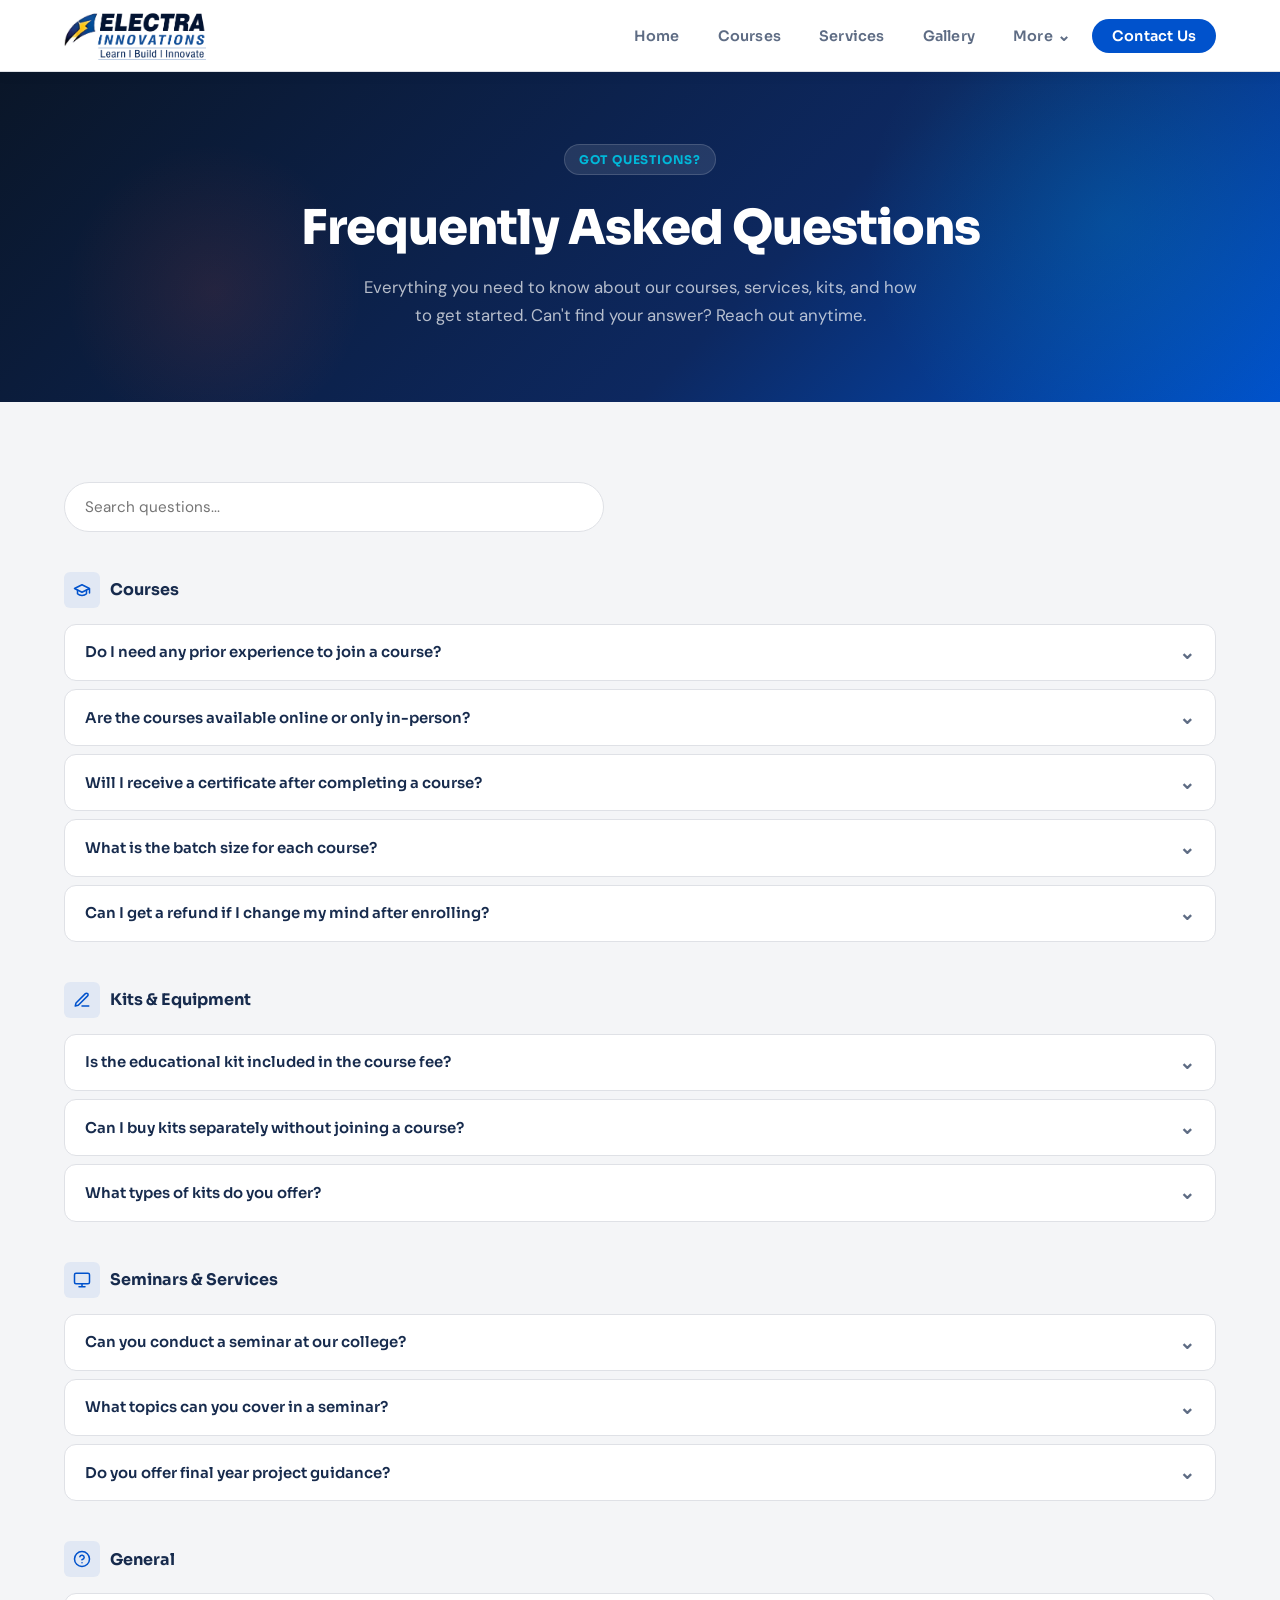
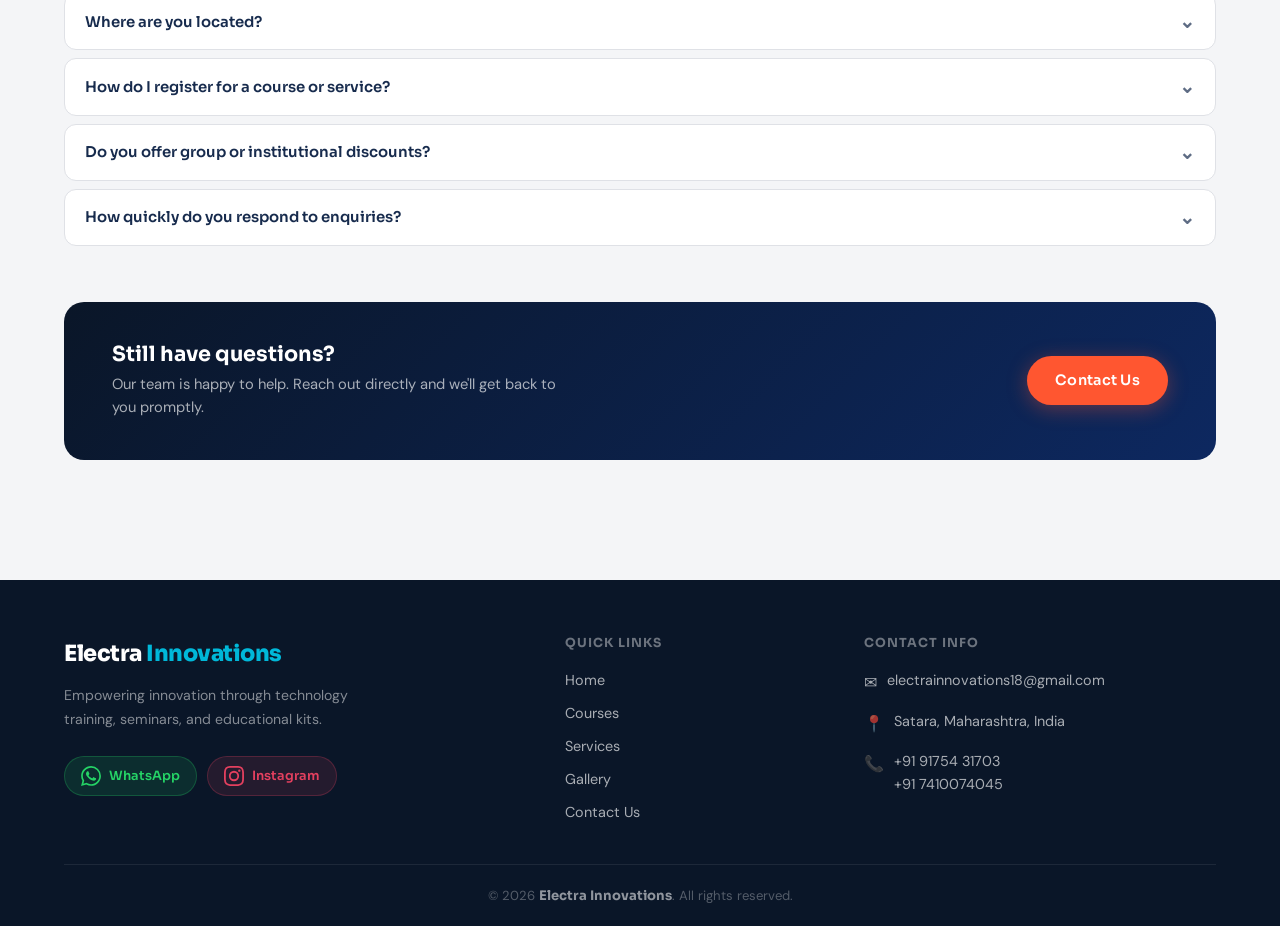
<file: faqs.html>
<!DOCTYPE html>
<html lang="en">
<head>
  <meta charset="UTF-8">
  <meta name="viewport" content="width=device-width, initial-scale=1.0">
  <title>FAQs — ElectraInnovation</title>
  <link rel="stylesheet" href="style.css">
  <script defer src="script.js"></script>
  <script async src="https://pagead2.googlesyndication.com/pagead/js/adsbygoogle.js?client=ca-pub-4391843831069803" crossorigin="anonymous"></script>
</head>

<body>

<!-- ===== NAVBAR ===== -->
<header class="navbar">
  <div class="nav-container">
    <a href="index.html" class="logo"><img src="images/logo.jpeg" alt="Electra Innovation Logo"></a>

    <button class="hamburger" id="hamburger" aria-label="Toggle menu">
      <span></span><span></span><span></span>
    </button>

    <ul class="nav-menu" id="nav-menu">
      <li><a href="index.html">Home</a></li>
      <li><a href="courses.html">Courses</a></li>
      <li><a href="services.html">Services</a></li>
      <li><a href="gallery.html">Gallery</a></li>
      <li class="nav-dropdown">
        <button class="nav-dropdown-btn" aria-expanded="false">More <span class="nav-chevron">&#8964;</span></button>
        <ul class="nav-dropdown-menu">
          <li><a href="blogs.html">Blogs / Updates</a></li>
          <li><a href="about.html">About Us</a></li>
          <li><a href="faqs.html" class="active">FAQs</a></li>
        </ul>
      </li>
      <li><a href="contact.html" class="nav-cta">Contact Us</a></li>
    </ul>
  </div>
</header>

<!-- ===== PAGE HERO ===== -->
<div class="page-hero">
  <div class="page-hero-inner">
    <div class="section-tag">Got Questions?</div>
    <h1>Frequently Asked Questions</h1>
    <p>Everything you need to know about our courses, services, kits, and how to get started. Can't find your answer? Reach out anytime.</p>
  </div>
</div>

<!-- ===== FAQs ===== -->
<div class="section">

  <!-- FAQ SEARCH -->
  <div class="faq-search-wrap">
    <input type="text" id="faq-search" class="faq-search" placeholder="Search questions...">
  </div>

  <!-- FAQ CATEGORIES -->
  <div class="faq-categories">

    <!-- COURSES -->
    <div class="faq-category">
      <h3 class="faq-category-title">
        <span class="faq-cat-icon">
          <svg width="18" height="18" viewBox="0 0 24 24" fill="none" stroke="currentColor" stroke-width="2" stroke-linecap="round" stroke-linejoin="round"><path d="M22 10v6M2 10l10-5 10 5-10 5z"/><path d="M6 12v5c3 3 9 3 12 0v-5"/></svg>
        </span>
        Courses
      </h3>

      <div class="faq-list" id="faq-list">

        <div class="faq-item">
          <button class="faq-question" aria-expanded="false">
            Do I need any prior experience to join a course?
            <span class="faq-chevron">&#8964;</span>
          </button>
          <div class="faq-answer">
            <p>No prior experience is required for our beginner courses like Basic Electronics and Arduino Programming. We start from the fundamentals. For intermediate and advanced courses, a basic understanding of electronics or programming is helpful — we'll let you know the prerequisites on each course page.</p>
          </div>
        </div>

        <div class="faq-item">
          <button class="faq-question" aria-expanded="false">
            Are the courses available online or only in-person?
            <span class="faq-chevron">&#8964;</span>
          </button>
          <div class="faq-answer">
            <p>Most of our courses are conducted in-person at our Satara centre, as hands-on lab work is a core part of the learning experience. Some courses like Python for Engineers are available in a hybrid format (online theory + in-person lab sessions). Contact us to discuss what works for you.</p>
          </div>
        </div>

        <div class="faq-item">
          <button class="faq-question" aria-expanded="false">
            Will I receive a certificate after completing a course?
            <span class="faq-chevron">&#8964;</span>
          </button>
          <div class="faq-answer">
            <p>Yes. All students who complete a course and build the required project receive a Certificate of Completion from ElectraInnovation (Electronexus). This certificate is recognised by partner colleges in Maharashtra and demonstrates practical, project-based skills to potential employers.</p>
          </div>
        </div>

        <div class="faq-item">
          <button class="faq-question" aria-expanded="false">
            What is the batch size for each course?
            <span class="faq-chevron">&#8964;</span>
          </button>
          <div class="faq-answer">
            <p>We keep batches small — typically 8 to 15 students — to ensure every participant gets adequate attention, lab time, and personal mentorship. This is one of the key ways we differ from large coaching institutes.</p>
          </div>
        </div>

        <div class="faq-item">
          <button class="faq-question" aria-expanded="false">
            Can I get a refund if I change my mind after enrolling?
            <span class="faq-chevron">&#8964;</span>
          </button>
          <div class="faq-answer">
            <p>Refunds are available up to 3 days before the course begins. Once components and kits have been prepared for your batch, we cannot offer a full refund, but we can transfer your enrollment to the next available batch at no extra cost.</p>
          </div>
        </div>

      </div>
    </div>

    <!-- KITS & EQUIPMENT -->
    <div class="faq-category">
      <h3 class="faq-category-title">
        <span class="faq-cat-icon">
          <svg width="18" height="18" viewBox="0 0 24 24" fill="none" stroke="currentColor" stroke-width="2" stroke-linecap="round" stroke-linejoin="round"><path d="M12 20h9"/><path d="M16.5 3.5a2.121 2.121 0 0 1 3 3L7 19l-4 1 1-4L16.5 3.5z"/></svg>
        </span>
        Kits &amp; Equipment
      </h3>

      <div class="faq-list">

        <div class="faq-item">
          <button class="faq-question" aria-expanded="false">
            Is the educational kit included in the course fee?
            <span class="faq-chevron">&#8964;</span>
          </button>
          <div class="faq-answer">
            <p>Yes! For all hands-on courses, the educational kit with all required components is included in the course fee. You also get to keep the kit after the course ends, so you can continue building projects at home.</p>
          </div>
        </div>

        <div class="faq-item">
          <button class="faq-question" aria-expanded="false">
            Can I buy kits separately without joining a course?
            <span class="faq-chevron">&#8964;</span>
          </button>
          <div class="faq-answer">
            <p>Absolutely. We supply educational kits directly to students, colleges, and training centres. Each kit includes all components, a component guide, and project ideas. Contact us for pricing and bulk orders.</p>
          </div>
        </div>

        <div class="faq-item">
          <button class="faq-question" aria-expanded="false">
            What types of kits do you offer?
            <span class="faq-chevron">&#8964;</span>
          </button>
          <div class="faq-answer">
            <p>We offer Arduino starter kits, ESP32 IoT kits, robotics kits, sensor assortment kits, PCB design starter packs, and custom kits built around specific project goals. Bulk discounts are available for institutions ordering 10 or more kits.</p>
          </div>
        </div>

      </div>
    </div>

    <!-- SEMINARS & SERVICES -->
    <div class="faq-category">
      <h3 class="faq-category-title">
        <span class="faq-cat-icon">
          <svg width="18" height="18" viewBox="0 0 24 24" fill="none" stroke="currentColor" stroke-width="2" stroke-linecap="round" stroke-linejoin="round"><rect x="2" y="3" width="20" height="14" rx="2"/><path d="M8 21h8M12 17v4"/></svg>
        </span>
        Seminars &amp; Services
      </h3>

      <div class="faq-list">

        <div class="faq-item">
          <button class="faq-question" aria-expanded="false">
            Can you conduct a seminar at our college?
            <span class="faq-chevron">&#8964;</span>
          </button>
          <div class="faq-answer">
            <p>Yes — we regularly conduct seminars at colleges and schools across Maharashtra. We handle the entire programme, including demos, materials, and interactive activities. Contact us with your preferred dates and topic areas and we'll send you a proposal within 48 hours.</p>
          </div>
        </div>

        <div class="faq-item">
          <button class="faq-question" aria-expanded="false">
            What topics can you cover in a seminar?
            <span class="faq-chevron">&#8964;</span>
          </button>
          <div class="faq-answer">
            <p>Popular seminar topics include: Introduction to IoT, Embedded Systems Trends, Robotics and Automation, AI Hardware and Edge Computing, PCB Design Fundamentals, Career Paths in Electronics Engineering, and more. We can also design a custom seminar around your institution's curriculum needs.</p>
          </div>
        </div>

        <div class="faq-item">
          <button class="faq-question" aria-expanded="false">
            Do you offer final year project guidance?
            <span class="faq-chevron">&#8964;</span>
          </button>
          <div class="faq-answer">
            <p>Yes. We offer end-to-end mentoring for final year B.E./B.Tech projects — from selecting a topic and writing the proposal, to building the prototype and preparing documentation. We have guided dozens of students to successful project completions.</p>
          </div>
        </div>

      </div>
    </div>

    <!-- GENERAL -->
    <div class="faq-category">
      <h3 class="faq-category-title">
        <span class="faq-cat-icon">
          <svg width="18" height="18" viewBox="0 0 24 24" fill="none" stroke="currentColor" stroke-width="2" stroke-linecap="round" stroke-linejoin="round"><circle cx="12" cy="12" r="10"/><path d="M9.09 9a3 3 0 0 1 5.83 1c0 2-3 3-3 3"/><line x1="12" y1="17" x2="12.01" y2="17"/></svg>
        </span>
        General
      </h3>

      <div class="faq-list">

        <div class="faq-item">
          <button class="faq-question" aria-expanded="false">
            Where are you located?
            <span class="faq-chevron">&#8964;</span>
          </button>
          <div class="faq-answer">
            <p>Our centre is located at Servey No. 193/197, Kumar Garden Apartment, Flat No. SF 4, Second floor, near Mangalwar Tale Road, Mangalwar Peth, Satara, Maharashtra 415002. We're easily accessible from the main city. Feel free to call us before visiting.</p>
          </div>
        </div>

        <div class="faq-item">
          <button class="faq-question" aria-expanded="false">
            How do I register for a course or service?
            <span class="faq-chevron">&#8964;</span>
          </button>
          <div class="faq-answer">
            <p>Simply fill out the Contact form on our website, WhatsApp us at +91 91754 31703, or email electrainnovationsatara@gmail.com. We'll get back to you within 24 hours with all the details, including the next batch dates, fees, and how to confirm your spot.</p>
          </div>
        </div>

        <div class="faq-item">
          <button class="faq-question" aria-expanded="false">
            Do you offer group or institutional discounts?
            <span class="faq-chevron">&#8964;</span>
          </button>
          <div class="faq-answer">
            <p>Yes. Group enrollments of 5 or more students receive a discount on course fees. Colleges and institutions booking bulk kit orders or corporate training programs also get preferential pricing. Contact us directly for a custom quote.</p>
          </div>
        </div>

        <div class="faq-item">
          <button class="faq-question" aria-expanded="false">
            How quickly do you respond to enquiries?
            <span class="faq-chevron">&#8964;</span>
          </button>
          <div class="faq-answer">
            <p>We aim to respond to all enquiries within 24 hours on working days (Monday to Saturday). For urgent queries, WhatsApp is the fastest way to reach us — we typically respond within a few hours.</p>
          </div>
        </div>

      </div>
    </div>

  </div>

  <!-- STILL HAVE QUESTIONS -->
  <div class="cta-banner">
    <div class="cta-banner-text">
      <h3>Still have questions?</h3>
      <p>Our team is happy to help. Reach out directly and we'll get back to you promptly.</p>
    </div>
    <a href="contact.html" class="btn btn-primary">Contact Us</a>
  </div>

</div>

<!-- ===== FOOTER ===== -->
<footer class="footer">
  <div class="footer-inner">

    <div class="footer-brand">
      <a href="index.html" class="footer-logo">Electra<span> Innovations</span></a>
      <p class="footer-tagline">Empowering innovation through technology training, seminars, and educational kits.</p>
      <div class="footer-social">
        <a href="https://wa.me/919175431703" target="_blank" rel="noopener" class="social-btn whatsapp" aria-label="WhatsApp">
          <svg viewBox="0 0 24 24" fill="currentColor" width="20" height="20"><path d="M17.472 14.382c-.297-.149-1.758-.867-2.03-.967-.273-.099-.471-.148-.67.15-.197.297-.767.966-.94 1.164-.173.199-.347.223-.644.075-.297-.15-1.255-.463-2.39-1.475-.883-.788-1.48-1.761-1.653-2.059-.173-.297-.018-.458.13-.606.134-.133.298-.347.446-.52.149-.174.198-.298.298-.497.099-.198.05-.371-.025-.52-.075-.149-.669-1.612-.916-2.207-.242-.579-.487-.5-.669-.51-.173-.008-.371-.01-.57-.01-.198 0-.52.074-.792.372-.272.297-1.04 1.016-1.04 2.479 0 1.462 1.065 2.875 1.213 3.074.149.198 2.096 3.2 5.077 4.487.709.306 1.262.489 1.694.625.712.227 1.36.195 1.871.118.571-.085 1.758-.719 2.006-1.413.248-.694.248-1.289.173-1.413-.074-.124-.272-.198-.57-.347m-5.421 7.403h-.004a9.87 9.87 0 01-5.031-1.378l-.361-.214-3.741.982.998-3.648-.235-.374a9.86 9.86 0 01-1.51-5.26c.001-5.45 4.436-9.884 9.888-9.884 2.64 0 5.122 1.03 6.988 2.898a9.825 9.825 0 012.893 6.994c-.003 5.45-4.437 9.884-9.885 9.884m8.413-18.297A11.815 11.815 0 0012.05 0C5.495 0 .16 5.335.157 11.892c0 2.096.547 4.142 1.588 5.945L.057 24l6.305-1.654a11.882 11.882 0 005.683 1.448h.005c6.554 0 11.89-5.335 11.893-11.893a11.821 11.821 0 00-3.48-8.413Z"/></svg>
          WhatsApp
        </a>
        <a href="https://www.instagram.com/electrainnovations?igsh=cjc5NXh3eWp3ZHEy" target="_blank" rel="noopener" class="social-btn instagram" aria-label="Instagram">
          <svg viewBox="0 0 24 24" fill="currentColor" width="20" height="20"><path d="M12 2.163c3.204 0 3.584.012 4.85.07 3.252.148 4.771 1.691 4.919 4.919.058 1.265.069 1.645.069 4.849 0 3.205-.012 3.584-.069 4.849-.149 3.225-1.664 4.771-4.919 4.919-1.266.058-1.644.07-4.85.07-3.204 0-3.584-.012-4.849-.07-3.26-.149-4.771-1.699-4.919-4.92-.058-1.265-.07-1.644-.07-4.849 0-3.204.013-3.583.07-4.849.149-3.227 1.664-4.771 4.919-4.919 1.266-.057 1.645-.069 4.849-.069zM12 0C8.741 0 8.333.014 7.053.072 2.695.272.273 2.69.073 7.052.014 8.333 0 8.741 0 12c0 3.259.014 3.668.072 4.948.2 4.358 2.618 6.78 6.98 6.98C8.333 23.986 8.741 24 12 24c3.259 0 3.668-.014 4.948-.072 4.354-.2 6.782-2.618 6.979-6.98.059-1.28.073-1.689.073-4.948 0-3.259-.014-3.667-.072-4.947-.196-4.354-2.617-6.78-6.979-6.98C15.668.014 15.259 0 12 0zm0 5.838a6.162 6.162 0 100 12.324 6.162 6.162 0 000-12.324zM12 16a4 4 0 110-8 4 4 0 010 8zm6.406-11.845a1.44 1.44 0 100 2.881 1.44 1.44 0 000-2.881z"/></svg>
          Instagram
        </a>
      </div>
    </div>

    <div class="footer-col">
      <h4>Quick Links</h4>
      <ul>
        <li><a href="index.html">Home</a></li>
        <li><a href="courses.html">Courses</a></li>
        <li><a href="services.html">Services</a></li>
        <li><a href="gallery.html">Gallery</a></li>
        <li><a href="contact.html">Contact Us</a></li>
      </ul>
    </div>

    <div class="footer-col">
      <h4>Contact Info</h4>
      <ul class="footer-contact-list">
        <li>
          <span class="fc-icon">✉</span>
          <a href="mailto:electrainnovations18@gmail.com">electrainnovations18@gmail.com</a>
        </li>
        <li>
          <span class="fc-icon">📍</span>
          <span>Satara, Maharashtra, India</span>
        </li>
        <li>
          <span class="fc-icon">📞</span>
          <a href="tel:+919175431703">+91 91754 31703 <br> +91 7410074045</a>
        </li>
      </ul>
    </div>

  </div>
  <div class="footer-bottom">
    <p>&copy; 2026 <strong>Electra Innovations</strong>. All rights reserved.</p>
  </div>
</footer>

</body>
</html>
</file>
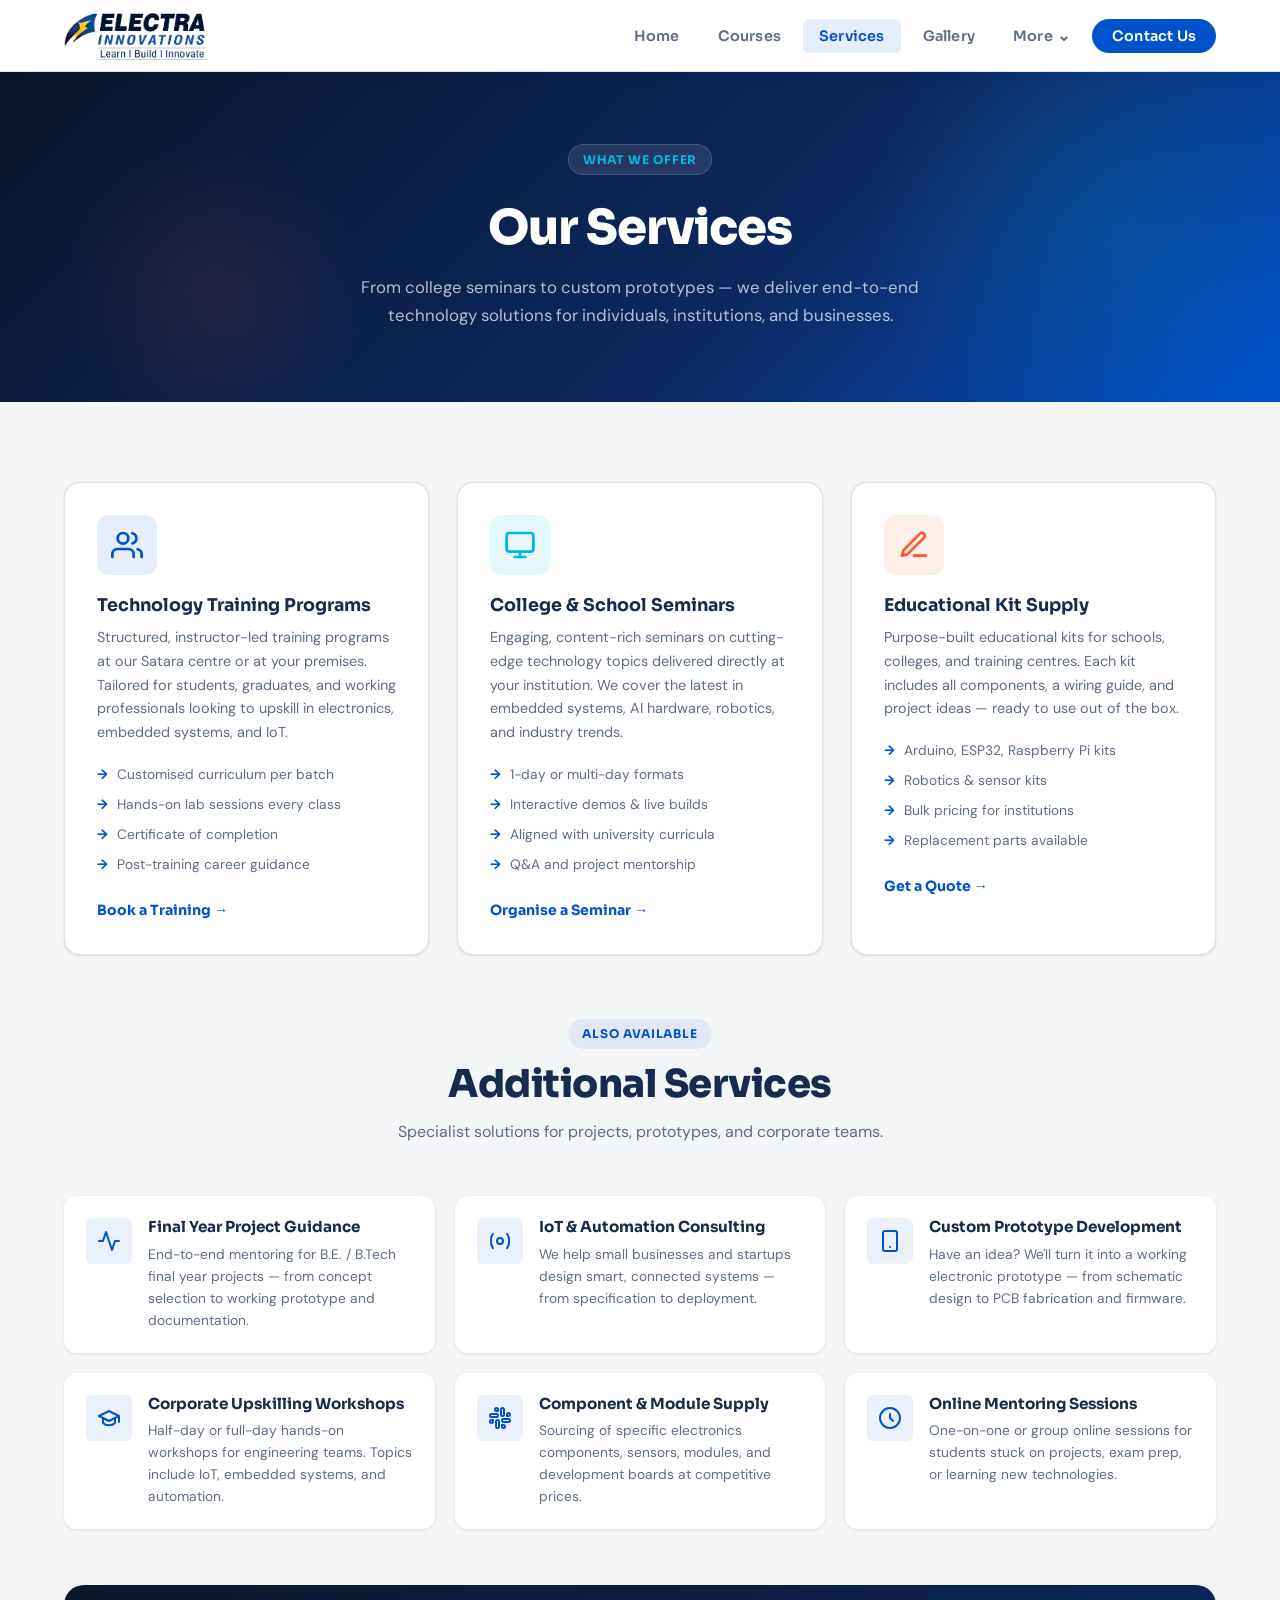
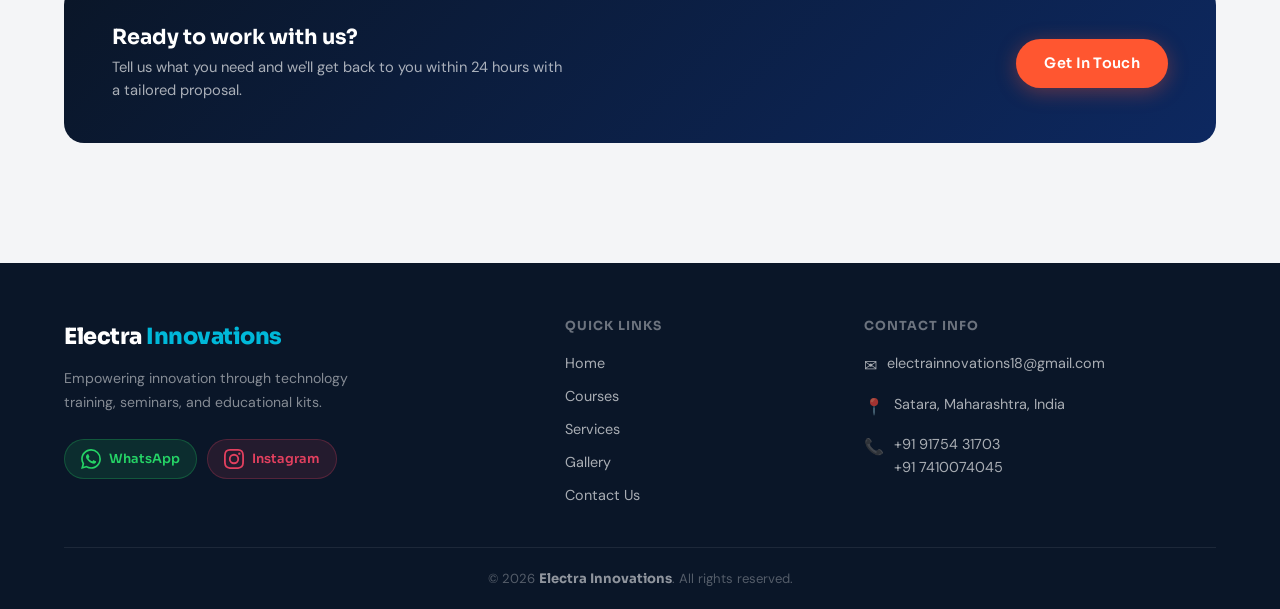
<file: services.html>
<!DOCTYPE html>
<html lang="en">
<head>
  <meta charset="UTF-8">
  <meta name="viewport" content="width=device-width, initial-scale=1.0">
  <title>Services — ElectraInnovation</title>
  <link rel="stylesheet" href="style.css">
  <script defer src="script.js"></script>
  <script async src="https://pagead2.googlesyndication.com/pagead/js/adsbygoogle.js?client=ca-pub-4391843831069803" crossorigin="anonymous"></script>
</head>

<body>

<!-- ===== NAVBAR ===== -->
<header class="navbar">
  <div class="nav-container">
    <a href="index.html" class="logo"><img src="images/logo.jpeg" alt="Electra Innovation Logo"></a>


    <button class="hamburger" id="hamburger" aria-label="Toggle menu">
      <span></span><span></span><span></span>
    </button>

    <ul class="nav-menu" id="nav-menu">
      <li><a href="index.html">Home</a></li>
      <li><a href="courses.html">Courses</a></li>
      <li><a href="services.html" class="active">Services</a></li>
      <li><a href="gallery.html">Gallery</a></li>
      <li class="nav-dropdown">
        <button class="nav-dropdown-btn" aria-expanded="false">More <span class="nav-chevron">&#8964;</span></button>
        <ul class="nav-dropdown-menu">
          <li><a href="blogs.html">Blogs / Updates</a></li>
          <li><a href="about.html">About Us</a></li>
          <li><a href="faqs.html">FAQs</a></li>
        </ul>
      </li>
      <li><a href="contact.html" class="nav-cta">Contact Us</a></li>
    </ul>
  </div>
</header>

<!-- ===== PAGE HERO ===== -->
<div class="page-hero">
  <div class="page-hero-inner">
    <div class="section-tag">What We Offer</div>
    <h1>Our Services</h1>
    <p>From college seminars to custom prototypes — we deliver end-to-end technology solutions for individuals, institutions, and businesses.</p>
  </div>
</div>

<!-- ===== SERVICES ===== -->
<div class="section">

  <!-- MAIN SERVICES -->
  <div class="services-grid">

    <div class="service-card service-featured">
      <div class="service-icon-wrap blue">
        <svg width="32" height="32" viewBox="0 0 24 24" fill="none" stroke="currentColor" stroke-width="2" stroke-linecap="round" stroke-linejoin="round"><path d="M17 21v-2a4 4 0 0 0-4-4H5a4 4 0 0 0-4 4v2"/><circle cx="9" cy="7" r="4"/><path d="M23 21v-2a4 4 0 0 0-3-3.87"/><path d="M16 3.13a4 4 0 0 1 0 7.75"/></svg>
      </div>
      <h3>Technology Training Programs</h3>
      <p>Structured, instructor-led training programs at our Satara centre or at your premises. Tailored for students, graduates, and working professionals looking to upskill in electronics, embedded systems, and IoT.</p>
      <ul class="service-features">
        <li>Customised curriculum per batch</li>
        <li>Hands-on lab sessions every class</li>
        <li>Certificate of completion</li>
        <li>Post-training career guidance</li>
      </ul>
      <a href="contact.html" class="service-link">Book a Training &#8594;</a>
    </div>

    <div class="service-card service-featured">
      <div class="service-icon-wrap teal">
        <svg width="32" height="32" viewBox="0 0 24 24" fill="none" stroke="currentColor" stroke-width="2" stroke-linecap="round" stroke-linejoin="round"><rect x="2" y="3" width="20" height="14" rx="2"/><path d="M8 21h8M12 17v4"/></svg>
      </div>
      <h3>College &amp; School Seminars</h3>
      <p>Engaging, content-rich seminars on cutting-edge technology topics delivered directly at your institution. We cover the latest in embedded systems, AI hardware, robotics, and industry trends.</p>
      <ul class="service-features">
        <li>1-day or multi-day formats</li>
        <li>Interactive demos &amp; live builds</li>
        <li>Aligned with university curricula</li>
        <li>Q&amp;A and project mentorship</li>
      </ul>
      <a href="contact.html" class="service-link">Organise a Seminar &#8594;</a>
    </div>

    <div class="service-card service-featured">
      <div class="service-icon-wrap orange">
        <svg width="32" height="32" viewBox="0 0 24 24" fill="none" stroke="currentColor" stroke-width="2" stroke-linecap="round" stroke-linejoin="round"><path d="M12 20h9"/><path d="M16.5 3.5a2.121 2.121 0 0 1 3 3L7 19l-4 1 1-4L16.5 3.5z"/></svg>
      </div>
      <h3>Educational Kit Supply</h3>
      <p>Purpose-built educational kits for schools, colleges, and training centres. Each kit includes all components, a wiring guide, and project ideas — ready to use out of the box.</p>
      <ul class="service-features">
        <li>Arduino, ESP32, Raspberry Pi kits</li>
        <li>Robotics &amp; sensor kits</li>
        <li>Bulk pricing for institutions</li>
        <li>Replacement parts available</li>
      </ul>
      <a href="contact.html" class="service-link">Get a Quote &#8594;</a>
    </div>

  </div>

  <!-- ADDITIONAL SERVICES -->
  <div class="section-header" style="margin-top: 64px;">
    <div class="section-tag">Also Available</div>
    <h2>Additional Services</h2>
    <p>Specialist solutions for projects, prototypes, and corporate teams.</p>
  </div>

  <div class="add-services-grid">

    <div class="add-service-card">
      <div class="add-service-icon">
        <svg width="24" height="24" viewBox="0 0 24 24" fill="none" stroke="currentColor" stroke-width="2" stroke-linecap="round" stroke-linejoin="round"><polyline points="22 12 18 12 15 21 9 3 6 12 2 12"/></svg>
      </div>
      <div class="add-service-text">
        <h4>Final Year Project Guidance</h4>
        <p>End-to-end mentoring for B.E. / B.Tech final year projects — from concept selection to working prototype and documentation.</p>
      </div>
    </div>

    <div class="add-service-card">
      <div class="add-service-icon">
        <svg width="24" height="24" viewBox="0 0 24 24" fill="none" stroke="currentColor" stroke-width="2" stroke-linecap="round" stroke-linejoin="round"><circle cx="12" cy="12" r="3"/><path d="M19.07 4.93A10 10 0 0 1 21 12a10 10 0 0 1-1.93 7.07"/><path d="M4.93 4.93A10 10 0 0 0 3 12a10 10 0 0 0 1.93 7.07"/></svg>
      </div>
      <div class="add-service-text">
        <h4>IoT &amp; Automation Consulting</h4>
        <p>We help small businesses and startups design smart, connected systems — from specification to deployment.</p>
      </div>
    </div>

    <div class="add-service-card">
      <div class="add-service-icon">
        <svg width="24" height="24" viewBox="0 0 24 24" fill="none" stroke="currentColor" stroke-width="2" stroke-linecap="round" stroke-linejoin="round"><rect x="5" y="2" width="14" height="20" rx="2" ry="2"/><line x1="12" y1="18" x2="12.01" y2="18"/></svg>
      </div>
      <div class="add-service-text">
        <h4>Custom Prototype Development</h4>
        <p>Have an idea? We'll turn it into a working electronic prototype — from schematic design to PCB fabrication and firmware.</p>
      </div>
    </div>

    <div class="add-service-card">
      <div class="add-service-icon">
        <svg width="24" height="24" viewBox="0 0 24 24" fill="none" stroke="currentColor" stroke-width="2" stroke-linecap="round" stroke-linejoin="round"><path d="M22 10v6M2 10l10-5 10 5-10 5z"/><path d="M6 12v5c3 3 9 3 12 0v-5"/></svg>
      </div>
      <div class="add-service-text">
        <h4>Corporate Upskilling Workshops</h4>
        <p>Half-day or full-day hands-on workshops for engineering teams. Topics include IoT, embedded systems, and automation.</p>
      </div>
    </div>

    <div class="add-service-card">
      <div class="add-service-icon">
        <svg width="24" height="24" viewBox="0 0 24 24" fill="none" stroke="currentColor" stroke-width="2" stroke-linecap="round" stroke-linejoin="round"><path d="M14.5 10c-.83 0-1.5-.67-1.5-1.5v-5c0-.83.67-1.5 1.5-1.5s1.5.67 1.5 1.5v5c0 .83-.67 1.5-1.5 1.5z"/><path d="M20.5 10H19V8.5c0-.83.67-1.5 1.5-1.5s1.5.67 1.5 1.5-.67 1.5-1.5 1.5z"/><path d="M9.5 14c.83 0 1.5.67 1.5 1.5v5c0 .83-.67 1.5-1.5 1.5S8 21.33 8 20.5v-5c0-.83.67-1.5 1.5-1.5z"/><path d="M3.5 14H5v1.5c0 .83-.67 1.5-1.5 1.5S2 16.33 2 15.5 2.67 14 3.5 14z"/><path d="M14 14.5c0-.83.67-1.5 1.5-1.5h5c.83 0 1.5.67 1.5 1.5s-.67 1.5-1.5 1.5h-5c-.83 0-1.5-.67-1.5-1.5z"/><path d="M15.5 19H14v1.5c0 .83.67 1.5 1.5 1.5s1.5-.67 1.5-1.5-.67-1.5-1.5-1.5z"/><path d="M10 9.5C10 8.67 9.33 8 8.5 8h-5C2.67 8 2 8.67 2 9.5S2.67 11 3.5 11h5c.83 0 1.5-.67 1.5-1.5z"/><path d="M8.5 5H10V3.5C10 2.67 9.33 2 8.5 2S7 2.67 7 3.5 7.67 5 8.5 5z"/></svg>
      </div>
      <div class="add-service-text">
        <h4>Component &amp; Module Supply</h4>
        <p>Sourcing of specific electronics components, sensors, modules, and development boards at competitive prices.</p>
      </div>
    </div>

    <div class="add-service-card">
      <div class="add-service-icon">
        <svg width="24" height="24" viewBox="0 0 24 24" fill="none" stroke="currentColor" stroke-width="2" stroke-linecap="round" stroke-linejoin="round"><circle cx="12" cy="12" r="10"/><path d="M12 8v4l3 3"/></svg>
      </div>
      <div class="add-service-text">
        <h4>Online Mentoring Sessions</h4>
        <p>One-on-one or group online sessions for students stuck on projects, exam prep, or learning new technologies.</p>
      </div>
    </div>

  </div>

  <!-- CTA BANNER -->
  <div class="cta-banner">
    <div class="cta-banner-text">
      <h3>Ready to work with us?</h3>
      <p>Tell us what you need and we'll get back to you within 24 hours with a tailored proposal.</p>
    </div>
    <a href="contact.html" class="btn btn-primary">Get In Touch</a>
  </div>

</div>

<!-- ===== FOOTER ===== -->
<footer class="footer">
  <div class="footer-inner">

    <div class="footer-brand">
      <a href="index.html" class="footer-logo">Electra<span> Innovations</span></a>
      <p class="footer-tagline">Empowering innovation through technology training, seminars, and educational kits.</p>
      <div class="footer-social">
        <a href="https://wa.me/919175431703" target="_blank" rel="noopener" class="social-btn whatsapp" aria-label="WhatsApp">
          <svg viewBox="0 0 24 24" fill="currentColor" width="20" height="20"><path d="M17.472 14.382c-.297-.149-1.758-.867-2.03-.967-.273-.099-.471-.148-.67.15-.197.297-.767.966-.94 1.164-.173.199-.347.223-.644.075-.297-.15-1.255-.463-2.39-1.475-.883-.788-1.48-1.761-1.653-2.059-.173-.297-.018-.458.13-.606.134-.133.298-.347.446-.52.149-.174.198-.298.298-.497.099-.198.05-.371-.025-.52-.075-.149-.669-1.612-.916-2.207-.242-.579-.487-.5-.669-.51-.173-.008-.371-.01-.57-.01-.198 0-.52.074-.792.372-.272.297-1.04 1.016-1.04 2.479 0 1.462 1.065 2.875 1.213 3.074.149.198 2.096 3.2 5.077 4.487.709.306 1.262.489 1.694.625.712.227 1.36.195 1.871.118.571-.085 1.758-.719 2.006-1.413.248-.694.248-1.289.173-1.413-.074-.124-.272-.198-.57-.347m-5.421 7.403h-.004a9.87 9.87 0 01-5.031-1.378l-.361-.214-3.741.982.998-3.648-.235-.374a9.86 9.86 0 01-1.51-5.26c.001-5.45 4.436-9.884 9.888-9.884 2.64 0 5.122 1.03 6.988 2.898a9.825 9.825 0 012.893 6.994c-.003 5.45-4.437 9.884-9.885 9.884m8.413-18.297A11.815 11.815 0 0012.05 0C5.495 0 .16 5.335.157 11.892c0 2.096.547 4.142 1.588 5.945L.057 24l6.305-1.654a11.882 11.882 0 005.683 1.448h.005c6.554 0 11.89-5.335 11.893-11.893a11.821 11.821 0 00-3.48-8.413Z"/></svg>
          WhatsApp
        </a>
        <a href="https://www.instagram.com/electrainnovations?igsh=cjc5NXh3eWp3ZHEy" target="_blank" rel="noopener" class="social-btn instagram" aria-label="Instagram">
          <svg viewBox="0 0 24 24" fill="currentColor" width="20" height="20"><path d="M12 2.163c3.204 0 3.584.012 4.85.07 3.252.148 4.771 1.691 4.919 4.919.058 1.265.069 1.645.069 4.849 0 3.205-.012 3.584-.069 4.849-.149 3.225-1.664 4.771-4.919 4.919-1.266.058-1.644.07-4.85.07-3.204 0-3.584-.012-4.849-.07-3.26-.149-4.771-1.699-4.919-4.92-.058-1.265-.07-1.644-.07-4.849 0-3.204.013-3.583.07-4.849.149-3.227 1.664-4.771 4.919-4.919 1.266-.057 1.645-.069 4.849-.069zM12 0C8.741 0 8.333.014 7.053.072 2.695.272.273 2.69.073 7.052.014 8.333 0 8.741 0 12c0 3.259.014 3.668.072 4.948.2 4.358 2.618 6.78 6.98 6.98C8.333 23.986 8.741 24 12 24c3.259 0 3.668-.014 4.948-.072 4.354-.2 6.782-2.618 6.979-6.98.059-1.28.073-1.689.073-4.948 0-3.259-.014-3.667-.072-4.947-.196-4.354-2.617-6.78-6.979-6.98C15.668.014 15.259 0 12 0zm0 5.838a6.162 6.162 0 100 12.324 6.162 6.162 0 000-12.324zM12 16a4 4 0 110-8 4 4 0 010 8zm6.406-11.845a1.44 1.44 0 100 2.881 1.44 1.44 0 000-2.881z"/></svg>
          Instagram
        </a>
      </div>
    </div>

    <div class="footer-col">
      <h4>Quick Links</h4>
      <ul>
        <li><a href="index.html">Home</a></li>
        <li><a href="courses.html">Courses</a></li>
        <li><a href="services.html">Services</a></li>
        <li><a href="gallery.html">Gallery</a></li>
        <li><a href="contact.html">Contact Us</a></li>
      </ul>
    </div>

    <div class="footer-col">
      <h4>Contact Info</h4>
      <ul class="footer-contact-list">
        <li>
          <span class="fc-icon">✉</span>
          <a href="mailto:electrainnovations18@gmail.com">electrainnovations18@gmail.com</a>
        </li>
        <li>
          <span class="fc-icon">📍</span>
          <span>Satara, Maharashtra, India</span>
        </li>
        <li>
          <span class="fc-icon">📞</span>
          <a href="tel:+919175431703">+91 91754 31703 <br> +91 7410074045</a>
        </li>
      </ul>
    </div>

  </div>
  <div class="footer-bottom">
    <p>&copy; 2026 <strong>Electra Innovations</strong>. All rights reserved.</p>
</file>
<file: style.css>
@import url('https://fonts.googleapis.com/css2?family=Sora:wght@300;400;600;700;800&family=DM+Sans:ital,wght@0,300;0,400;0,500;1,400&display=swap');

/* ===== CSS VARIABLES ===== */
:root {
  --primary: #0052CC;
  --primary-light: #0065FF;
  --accent: #FF5630;
  --accent-warm: #FF7452;
  --teal: #00B8D9;
  --bg: #F4F5F7;
  --bg-card: #FFFFFF;
  --text: #172B4D;
  --text-muted: #5E6C84;
  --border: #DFE1E6;
  --white: #FFFFFF;
  --shadow-sm: 0 1px 3px rgba(9,30,66,0.10), 0 0 1px rgba(9,30,66,0.08);
  --shadow-md: 0 4px 16px rgba(9,30,66,0.12), 0 0 2px rgba(9,30,66,0.08);
  --shadow-lg: 0 12px 40px rgba(9,30,66,0.18);
  --radius: 12px;
  --radius-sm: 6px;
  --navbar-h: 72px;
}

/* ===== RESET & BASE ===== */
*, *::before, *::after { box-sizing: border-box; margin: 0; padding: 0; }

html { scroll-behavior: smooth; }

body {
  font-family: 'DM Sans', sans-serif;
  background: var(--bg);
  color: var(--text);
  padding-top: var(--navbar-h);
  line-height: 1.6;
}

h1, h2, h3, h4 { font-family: 'Sora', sans-serif; line-height: 1.2; }

/* ===== NAVBAR ===== */
.navbar {
  position: fixed;
  top: 0;
  left: 0;
  width: 100%;
  background: var(--white);
  border-bottom: 1.5px solid var(--border);
  z-index: 9999;
  height: var(--navbar-h);
  box-shadow: 0 2px 12px rgba(9,30,66,0.08);
}

.nav-container {
  display: flex;
  justify-content: space-between;
  align-items: center;
  max-width: 1200px;
  width: 90%;
  margin: 0 auto;
  height: 100%;
}

.logo {
  display: flex;
  align-items: center;
}

.logo img {
  height: 50px;   /* adjust between 45–65px for best fit */
  width: auto;
  object-fit: contain;
}

.logo-text {
  font-family: 'Sora', sans-serif;
  font-size: 1.5rem;
  font-weight: 800;
  color: var(--primary);
  letter-spacing: -0.5px;
  text-decoration: none;
}

.logo-text span { color: var(--accent); }

.nav-menu {
  list-style: none;
  display: flex;
  gap: 6px;
  align-items: center;
}

.nav-menu li a {
  color: var(--text-muted);
  text-decoration: none;
  font-family: 'Sora', sans-serif;
  font-weight: 600;
  font-size: 0.9rem;
  padding: 8px 16px;
  border-radius: var(--radius-sm);
  transition: all 0.2s ease;
  letter-spacing: 0.2px;
}

.nav-menu li a:hover {
  color: var(--primary);
  background: rgba(0,82,204,0.07);
}

.nav-menu li a.active {
  color: var(--primary);
  background: rgba(0,82,204,0.10);
}

/* CTA button in nav */
.nav-menu li a.nav-cta {
  background: var(--primary);
  color: white;
  padding: 8px 20px;
  border-radius: 50px;
}

.nav-menu li a.nav-cta:hover {
  background: var(--primary-light);
  color: white;
}

.hamburger {
  display: none;
  background: none;
  border: none;
  cursor: pointer;
  padding: 6px;
  border-radius: var(--radius-sm);
  flex-direction: column;
  gap: 5px;
  transition: background 0.2s;
}

.hamburger:hover { background: var(--bg); }

.hamburger span {
  display: block;
  width: 24px;
  height: 2.5px;
  background: var(--text);
  border-radius: 2px;
  transition: all 0.3s ease;
}

.hamburger.open span:nth-child(1) { transform: translateY(7.5px) rotate(45deg); }
.hamburger.open span:nth-child(2) { opacity: 0; transform: scaleX(0); }
.hamburger.open span:nth-child(3) { transform: translateY(-7.5px) rotate(-45deg); }

/* ===== HERO ===== */
.hero {
  position: relative;
  background: linear-gradient(135deg, #0a1628 0%, #0d2860 50%, #0052CC 100%);
  min-height: calc(100vh - var(--navbar-h));
  display: flex;
  align-items: center;
  overflow: hidden;
}

/* Decorative blobs */
.hero::before {
  content: '';
  position: absolute;
  width: 600px;
  height: 600px;
  background: radial-gradient(circle, rgba(0,184,217,0.18) 0%, transparent 70%);
  top: -100px;
  right: -100px;
  border-radius: 50%;
  pointer-events: none;
}

.hero::after {
  content: '';
  position: absolute;
  width: 400px;
  height: 400px;
  background: radial-gradient(circle, rgba(255,86,48,0.14) 0%, transparent 70%);
  bottom: -50px;
  left: 10%;
  border-radius: 50%;
  pointer-events: none;
}

.hero-inner {
  position: relative;
  z-index: 2;
  max-width: 1200px;
  width: 90%;
  margin: 0 auto;
  display: grid;
  grid-template-columns: 1fr 1fr;
  gap: 60px;
  align-items: center;
  padding: 60px 0;
}

.hero-text {
  color: white;
}

.hero-badge {
  display: inline-flex;
  align-items: center;
  gap: 8px;
  background: rgba(255,255,255,0.10);
  border: 1px solid rgba(255,255,255,0.18);
  color: var(--teal);
  font-family: 'Sora', sans-serif;
  font-size: 0.78rem;
  font-weight: 600;
  padding: 6px 14px;
  border-radius: 50px;
  margin-bottom: 24px;
  letter-spacing: 0.5px;
  text-transform: uppercase;
}

.hero-badge::before {
  content: '';
  width: 7px;
  height: 7px;
  background: var(--teal);
  border-radius: 50%;
  animation: pulse-dot 2s infinite;
}

@keyframes pulse-dot {
  0%, 100% { opacity: 1; transform: scale(1); }
  50% { opacity: 0.5; transform: scale(1.4); }
}

.hero-text h1 {
  font-size: clamp(2rem, 4vw, 3.4rem);
  font-weight: 800;
  color: white;
  margin-bottom: 20px;
  letter-spacing: -1px;
}

.hero-text h1 span { color: var(--teal); }

.hero-text p {
  font-size: 1.1rem;
  color: rgba(255,255,255,0.72);
  max-width: 480px;
  margin-bottom: 36px;
  line-height: 1.7;
}

.hero-actions {
  display: flex;
  gap: 14px;
  flex-wrap: wrap;
}

.btn {
  display: inline-flex;
  align-items: center;
  gap: 8px;
  padding: 13px 28px;
  border-radius: 50px;
  font-family: 'Sora', sans-serif;
  font-weight: 600;
  font-size: 0.9rem;
  text-decoration: none;
  cursor: pointer;
  border: none;
  transition: all 0.25s ease;
  letter-spacing: 0.3px;
}

.btn-primary {
  background: var(--accent);
  color: white;
  box-shadow: 0 4px 20px rgba(255,86,48,0.35);
}

.btn-primary:hover {
  background: var(--accent-warm);
  transform: translateY(-2px);
  box-shadow: 0 8px 28px rgba(255,86,48,0.4);
}

.btn-outline {
  background: rgba(255,255,255,0.10);
  color: white;
  border: 1.5px solid rgba(255,255,255,0.28);
  backdrop-filter: blur(6px);
}

.btn-outline:hover {
  background: rgba(255,255,255,0.18);
  transform: translateY(-2px);
}

/* HERO SLIDER */
.hero-slider-wrap {
  position: relative;
}

.slider {
  position: relative;
  width: 100%;
  border-radius: 20px;
  overflow: hidden;
  box-shadow: var(--shadow-lg);
  aspect-ratio: 4/3;
}

.slide {
  position: absolute;
  inset: 0;
  width: 100%;
  height: 100%;
  object-fit: cover;
  opacity: 0;
  transition: opacity 1s ease;
}

.slide.active { opacity: 1; }

/* Slider dots */
.slider-dots {
  display: flex;
  justify-content: center;
  gap: 8px;
  margin-top: 16px;
}

.dot {
  width: 8px;
  height: 8px;
  border-radius: 50%;
  background: rgba(255,255,255,0.30);
  cursor: pointer;
  transition: all 0.3s ease;
  border: none;
}

.dot.active {
  background: var(--teal);
  width: 24px;
  border-radius: 4px;
}

/* HERO STATS */
.hero-stats {
  display: grid;
  grid-template-columns: repeat(3, 1fr);
  gap: 16px;
  margin-top: 44px;
}

.stat-item {
  background: rgba(255,255,255,0.07);
  border: 1px solid rgba(255,255,255,0.12);
  border-radius: var(--radius);
  padding: 16px;
  text-align: center;
  backdrop-filter: blur(6px);
}

.stat-num {
  font-family: 'Sora', sans-serif;
  font-size: 1.6rem;
  font-weight: 800;
  color: var(--teal);
}

.stat-label {
  font-size: 0.75rem;
  color: rgba(255,255,255,0.60);
  margin-top: 2px;
}

.gallery-slider {
  padding: 80px 0;
  background: var(--bg);
}

.slider-container {
  position: relative;
  overflow: hidden;
}

.slider-track {
  display: flex;
  gap: 16px;
  overflow-x: auto;
  scroll-behavior: smooth;
  scrollbar-width: none;
}

.slider-track::-webkit-scrollbar {
  display: none;
}

.slider-track img {
  min-width: 260px;
  height: 180px;
  object-fit: cover;
  border-radius: var(--radius);
  transition: transform 0.3s ease;
  cursor: pointer;
}

.slider-track img:hover {
  transform: scale(1.05);
}

/* NAV BUTTONS */
.slider-btn {
  position: absolute;
  top: 50%;
  transform: translateY(-50%);
  background: var(--white);
  border: 1px solid var(--border);
  width: 40px;
  height: 40px;
  border-radius: 50%;
  cursor: pointer;
  box-shadow: var(--shadow-sm);
  z-index: 2;
}

.slider-btn:hover {
  background: var(--primary);
  color: white;
}

.slider-btn.prev { left: -10px; }
.slider-btn.next { right: -10px; }

/* ===== SECTION SHARED ===== */
.section {
  max-width: 1200px;
  width: 90%;
  margin: 0 auto;
  padding: 80px 0;
}

.section-header {
  text-align: center;
  margin-bottom: 52px;
}

.section-tag {
  display: inline-block;
  background: rgba(0,82,204,0.08);
  color: var(--primary);
  font-family: 'Sora', sans-serif;
  font-size: 0.75rem;
  font-weight: 700;
  padding: 5px 14px;
  border-radius: 50px;
  letter-spacing: 0.8px;
  text-transform: uppercase;
  margin-bottom: 12px;
}

.section-header h2 {
  font-size: clamp(1.8rem, 3vw, 2.6rem);
  font-weight: 800;
  color: var(--text);
  margin-bottom: 12px;
  letter-spacing: -0.5px;
}

.section-header p {
  color: var(--text-muted);
  font-size: 1rem;
  max-width: 520px;
  margin: 0 auto;
}

/* ===== GALLERY PAGE ===== */
.gallery-page { background: var(--bg); }

.gallery-section { margin-bottom: 64px; }

.gallery-section-title {
  font-family: 'Sora', sans-serif;
  font-size: 1.15rem;
  font-weight: 700;
  color: var(--text);
  margin-bottom: 18px;
  display: flex;
  align-items: center;
  gap: 10px;
}

.gallery-section-title::before {
  content: '';
  display: block;
  width: 4px;
  height: 22px;
  background: var(--primary);
  border-radius: 2px;
}

.grid {
  display: grid;
  grid-template-columns: repeat(auto-fill, minmax(220px, 1fr));
  gap: 16px;
}

.grid-item {
  position: relative;
  border-radius: var(--radius);
  overflow: hidden;
  aspect-ratio: 4/3;
  background: var(--border);
  box-shadow: var(--shadow-sm);
  cursor: pointer;
  transition: transform 0.28s ease, box-shadow 0.28s ease;
}

.grid-item:hover {
  transform: translateY(-5px) scale(1.02);
  box-shadow: var(--shadow-md);
}

.grid-item img {
  width: 100%;
  height: 100%;
  object-fit: cover;
  display: block;
  transition: transform 0.4s ease;
}

.grid-item:hover img { transform: scale(1.06); }

.grid-item .overlay {
  position: absolute;
  inset: 0;
  background: linear-gradient(to top, rgba(9,30,66,0.55), transparent 60%);
  opacity: 0;
  transition: opacity 0.28s ease;
  display: flex;
  align-items: flex-end;
  padding: 14px;
}

.grid-item:hover .overlay { opacity: 1; }

.overlay-icon {
  background: rgba(255,255,255,0.20);
  border: 1px solid rgba(255,255,255,0.35);
  border-radius: 50%;
  width: 38px;
  height: 38px;
  display: flex;
  align-items: center;
  justify-content: center;
  color: white;
  font-size: 1rem;
  backdrop-filter: blur(4px);
  margin-left: auto;
}

/* ===== LIGHTBOX ===== */
.lightbox {
  display: none;
  position: fixed;
  inset: 0;
  background: rgba(9,30,66,0.90);
  z-index: 99999;
  justify-content: center;
  align-items: center;
  padding: 20px;
  backdrop-filter: blur(8px);
}

.lightbox.show { display: flex; }

.lightbox-inner {
  position: relative;
  max-width: 900px;
  width: 100%;
}

.lightbox img {
  width: 100%;
  max-height: 80vh;
  object-fit: contain;
  border-radius: var(--radius);
  box-shadow: var(--shadow-lg);
}

.close-btn {
  position: fixed;
  top: 20px;
  right: 24px;
  background: rgba(255,255,255,0.15);
  border: 1px solid rgba(255,255,255,0.25);
  color: white;
  width: 44px;
  height: 44px;
  border-radius: 50%;
  display: flex;
  align-items: center;
  justify-content: center;
  font-size: 1.3rem;
  cursor: pointer;
  transition: background 0.2s;
  backdrop-filter: blur(6px);
}

.close-btn:hover { background: rgba(255,255,255,0.28); }

/* ===== CONTACT PAGE ===== */
.contact-wrapper {
  display: grid;
  grid-template-columns: 1fr 1.4fr;
  gap: 48px;
  align-items: start;
}

.contact-info h2 {
  font-size: clamp(1.6rem, 2.5vw, 2.2rem);
  font-weight: 800;
  color: var(--text);
  margin-bottom: 12px;
  letter-spacing: -0.5px;
}

.contact-info p {
  color: var(--text-muted);
  margin-bottom: 32px;
  line-height: 1.7;
}

.contact-detail {
  display: flex;
  align-items: flex-start;
  gap: 14px;
  margin-bottom: 20px;
  padding: 16px;
  background: var(--white);
  border-radius: var(--radius);
  box-shadow: var(--shadow-sm);
  transition: box-shadow 0.2s;
}

.contact-detail:hover { box-shadow: var(--shadow-md); }

.contact-icon {
  width: 44px;
  height: 44px;
  border-radius: var(--radius-sm);
  background: rgba(0,82,204,0.09);
  display: flex;
  align-items: center;
  justify-content: center;
  font-size: 1.2rem;
  flex-shrink: 0;
}

.contact-detail-text strong {
  display: block;
  font-family: 'Sora', sans-serif;
  font-size: 0.82rem;
  color: var(--text-muted);
  font-weight: 600;
  text-transform: uppercase;
  letter-spacing: 0.5px;
  margin-bottom: 2px;
}

.contact-detail-text span {
  color: var(--text);
  font-size: 0.95rem;
  font-weight: 500;
}

/* FORM */
.contact-form-card {
  background: var(--white);
  border-radius: 20px;
  padding: 40px;
  box-shadow: var(--shadow-md);
}

.contact-form-card h3 {
  font-size: 1.3rem;
  font-weight: 700;
  margin-bottom: 6px;
}

.contact-form-card > p {
  color: var(--text-muted);
  font-size: 0.9rem;
  margin-bottom: 28px;
}

.form-group {
  margin-bottom: 18px;
}

.form-group label {
  display: block;
  font-family: 'Sora', sans-serif;
  font-size: 0.82rem;
  font-weight: 600;
  color: var(--text);
  margin-bottom: 6px;
  letter-spacing: 0.2px;
}

.form-group input,
.form-group textarea,
.form-group select {
  width: 100%;
  padding: 12px 16px;
  border: 1.5px solid var(--border);
  border-radius: var(--radius-sm);
  font-family: 'DM Sans', sans-serif;
  font-size: 0.95rem;
  color: var(--text);
  background: var(--bg);
  transition: border-color 0.2s, box-shadow 0.2s;
  outline: none;
}

.form-group input:focus,
.form-group textarea:focus {
  border-color: var(--primary);
  background: white;
  box-shadow: 0 0 0 3px rgba(0,82,204,0.10);
}

.form-group textarea {
  resize: vertical;
  min-height: 120px;
}

.form-row {
  display: grid;
  grid-template-columns: 1fr 1fr;
  gap: 16px;
}

.btn-submit {
  width: 100%;
  padding: 14px;
  background: var(--primary);
  color: white;
  border: none;
  border-radius: 50px;
  font-family: 'Sora', sans-serif;
  font-weight: 700;
  font-size: 0.95rem;
  cursor: pointer;
  transition: all 0.25s ease;
  letter-spacing: 0.3px;
}

.btn-submit:hover {
  background: var(--primary-light);
  transform: translateY(-2px);
  box-shadow: 0 8px 24px rgba(0,82,204,0.30);
}

/* ===== FOOTER ===== */
.footer {
  background: #0a1628;
  color: rgba(255,255,255,0.60);
  font-size: 0.9rem;
  margin-top: 40px;
}

.footer-inner {
  display: grid;
  grid-template-columns: 1.8fr 1fr 1.4fr;
  gap: 48px;
  max-width: 1200px;
  width: 90%;
  margin: 0 auto;
  padding: 56px 0 40px;
  border-bottom: 1px solid rgba(255,255,255,0.08);
}

/* Brand column */
.footer-logo {
  font-family: 'Sora', sans-serif;
  font-size: 1.4rem;
  font-weight: 800;
  color: white;
  text-decoration: none;
  letter-spacing: -0.5px;
  display: inline-block;
  margin-bottom: 12px;
}

.footer-logo span { color: var(--teal); }

.footer-tagline {
  color: rgba(255,255,255,0.50);
  font-size: 0.88rem;
  line-height: 1.7;
  max-width: 300px;
  margin-bottom: 24px;
}

/* Social buttons */
.footer-social {
  display: flex;
  gap: 10px;
  flex-wrap: wrap;
}

.social-btn {
  display: inline-flex;
  align-items: center;
  gap: 8px;
  padding: 9px 16px;
  border-radius: 50px;
  font-family: 'Sora', sans-serif;
  font-size: 0.8rem;
  font-weight: 600;
  text-decoration: none;
  transition: all 0.25s ease;
  border: 1px solid transparent;
}

.social-btn.whatsapp {
  background: rgba(37,211,102,0.12);
  color: #25D366;
  border-color: rgba(37,211,102,0.25);
}

.social-btn.whatsapp:hover {
  background: #25D366;
  color: white;
  transform: translateY(-2px);
  box-shadow: 0 6px 20px rgba(37,211,102,0.30);
}

.social-btn.instagram {
  background: rgba(228,64,95,0.12);
  color: #E4405F;
  border-color: rgba(228,64,95,0.25);
}

.social-btn.instagram:hover {
  background: linear-gradient(45deg, #f09433, #e6683c, #dc2743, #cc2366, #bc1888);
  color: white;
  border-color: transparent;
  transform: translateY(-2px);
  box-shadow: 0 6px 20px rgba(228,64,95,0.30);
}

/* Link columns */
.footer-col h4 {
  font-family: 'Sora', sans-serif;
  font-size: 0.78rem;
  font-weight: 700;
  color: rgba(255,255,255,0.40);
  text-transform: uppercase;
  letter-spacing: 1px;
  margin-bottom: 18px;
}

.footer-col ul {
  list-style: none;
  display: flex;
  flex-direction: column;
  gap: 10px;
}

.footer-col ul li a {
  color: rgba(255,255,255,0.65);
  text-decoration: none;
  font-size: 0.9rem;
  transition: color 0.2s;
}

.footer-col ul li a:hover { color: var(--teal); }

/* Contact list */
.footer-contact-list { gap: 14px !important; }

.footer-contact-list li {
  display: flex;
  align-items: flex-start;
  gap: 10px;
  color: rgba(255,255,255,0.65);
  font-size: 0.9rem;
}

.fc-icon {
  font-size: 1rem;
  flex-shrink: 0;
  margin-top: 1px;
}

.footer-contact-list a {
  color: rgba(255,255,255,0.65);
  text-decoration: none;
  transition: color 0.2s;
}

.footer-contact-list a:hover { color: var(--teal); }

/* Bottom bar */
.footer-bottom {
  text-align: center;
  padding: 20px;
  font-size: 0.82rem;
  color: rgba(255,255,255,0.30);
}

.footer-bottom strong { color: rgba(255,255,255,0.55); font-family: 'Sora', sans-serif; }

/* Footer responsive */
@media (max-width: 900px) {
  .footer-inner {
    grid-template-columns: 1fr 1fr;
    gap: 36px;
  }
  .footer-brand { grid-column: 1 / -1; }
}

@media (max-width: 500px) {
  .footer-inner {
    grid-template-columns: 1fr;
    gap: 28px;
    padding: 40px 0 28px;
  }
  .footer-social { gap: 8px; }
  .social-btn { padding: 8px 14px; font-size: 0.78rem; }
}

/* ===== MOBILE ===== */
@media (max-width: 900px) {
  .hero-inner {
    grid-template-columns: 1fr;
    text-align: center;
    gap: 40px;
    padding: 50px 0 40px;
  }

  .hero-text p { margin: 0 auto 32px; }
  .hero-actions { justify-content: center; }
  .hero-stats { grid-template-columns: repeat(3, 1fr); }

  .contact-wrapper {
    grid-template-columns: 1fr;
    gap: 32px;
  }

  .form-row { grid-template-columns: 1fr; }
}

@media (max-width: 768px) {
  .hamburger { display: flex; }

  .nav-menu {
    display: none;
    flex-direction: column;
    position: absolute;
    top: var(--navbar-h);
    left: 0;
    right: 0;
    background: white;
    border-bottom: 1.5px solid var(--border);
    padding: 16px 20px 20px;
    gap: 4px;
    box-shadow: 0 8px 24px rgba(9,30,66,0.10);
  }

  .nav-menu.show { display: flex; }

  .nav-menu li a {
    display: block;
    padding: 11px 16px;
    border-radius: var(--radius-sm);
  }

  .hero-stats { grid-template-columns: 1fr 1fr; }

  .grid { grid-template-columns: repeat(auto-fill, minmax(160px, 1fr)); gap: 12px; }

  .contact-form-card { padding: 24px 20px; }
}

@media (max-width: 480px) {
  .hero-stats { grid-template-columns: repeat(3,1fr); }
  .hero-text h1 { font-size: 1.75rem; }
  .btn { padding: 11px 22px; font-size: 0.85rem; }
}

/* ===== FEEDBACK / VIDEO SECTION ===== */
.feedback-section {
  background: linear-gradient(135deg, #0a1628 0%, #0d2860 100%);
  border-radius: 24px;
  padding: 48px 40px;
  margin-top: 16px;
}

.feedback-title {
  color: white !important;
}

.feedback-title::before {
  background: var(--teal) !important;
}

.feedback-intro {
  margin-bottom: 36px;
}

.feedback-intro p {
  color: rgba(255,255,255,0.65);
  font-size: 0.97rem;
  max-width: 560px;
  line-height: 1.7;
}

/* VIDEO GRID */
.video-grid {
  display: grid;
  grid-template-columns: repeat(auto-fill, minmax(260px, 1fr));
  gap: 22px;
}

/* VIDEO CARD */
.video-card {
  background: rgba(255,255,255,0.06);
  border: 1px solid rgba(255,255,255,0.12);
  border-radius: var(--radius);
  overflow: hidden;
  transition: transform 0.28s ease, box-shadow 0.28s ease, background 0.28s ease;
  backdrop-filter: blur(6px);
}

.video-card:hover {
  transform: translateY(-5px);
  background: rgba(255,255,255,0.10);
  box-shadow: 0 16px 40px rgba(0,0,0,0.35);
}

/* VIDEO WRAPPER */
.video-wrap {
  position: relative;
  width: 100%;
  aspect-ratio: 16/9;
  background: #000;
  overflow: hidden;
}

.video-wrap video {
  width: 100%;
  height: 100%;
  object-fit: cover;
  display: block;
  cursor: pointer;
}

/* Play hint overlay — fades out once video starts */
.video-play-hint {
  position: absolute;
  inset: 0;
  display: flex;
  align-items: center;
  justify-content: center;
  background: rgba(0,0,0,0.30);
  color: white;
  font-size: 2.2rem;
  pointer-events: none;
  transition: opacity 0.3s ease;
  border-radius: 0;
}

.video-wrap video:not([paused]) ~ .video-play-hint,
.video-wrap.playing .video-play-hint {
  opacity: 0;
}

/* VIDEO META (name, stars) */
.video-meta {
  display: flex;
  align-items: center;
  gap: 12px;
  padding: 14px 16px;
}

.video-avatar {
  width: 40px;
  height: 40px;
  border-radius: 50%;
  background: linear-gradient(135deg, var(--primary), var(--teal));
  color: white;
  font-family: 'Sora', sans-serif;
  font-weight: 700;
  font-size: 0.78rem;
  display: flex;
  align-items: center;
  justify-content: center;
  flex-shrink: 0;
  letter-spacing: 0.5px;
}

.video-info {
  flex: 1;
  min-width: 0;
}

.video-info strong {
  display: block;
  font-family: 'Sora', sans-serif;
  font-size: 0.88rem;
  font-weight: 700;
  color: white;
  white-space: nowrap;
  overflow: hidden;
  text-overflow: ellipsis;
}

.video-info span {
  display: block;
  font-size: 0.75rem;
  color: rgba(255,255,255,0.50);
  margin-top: 1px;
  white-space: nowrap;
  overflow: hidden;
  text-overflow: ellipsis;
}

.video-stars {
  font-size: 0.8rem;
  color: #FFD700;
  letter-spacing: 1px;
  flex-shrink: 0;
}

/* ===== RESPONSIVE — FEEDBACK ===== */
@media (max-width: 768px) {
  .feedback-section {
    padding: 32px 20px;
    border-radius: 16px;
  }

  .video-grid {
    grid-template-columns: 1fr 1fr;
    gap: 14px;
  }
}

@media (max-width: 480px) {
  .video-grid {
    grid-template-columns: 1fr;
  }
}

/* 2-card video grid — always 2 columns on desktop */
.video-grid-2 {
  grid-template-columns: repeat(2, 1fr);
  max-width: 700px;
}

@media (max-width: 600px) {
  .video-grid-2 {
    grid-template-columns: 1fr;
    max-width: 100%;
  }
}

/* ===== VIDEO HERO ===== */
.video-hero {
  position: relative;
  width: 100%;
  height: 420px;
  overflow: hidden;
  display: flex;
  align-items: center;
  justify-content: center;
}

/* The looping background video */
.video-hero-bg {
  position: absolute;
  inset: 0;
  width: 100%;
  height: 100%;
  object-fit: cover;
  z-index: 0;
}

/* Soft white overlay — keeps text legible on any video */
.video-hero-overlay {
  position: absolute;
  inset: 0;
  background: rgba(255, 255, 255, 0.45);
  z-index: 1;
}

/* Centred text block */
.video-hero-content {
  position: relative;
  z-index: 2;
  text-align: center;
  padding: 0 20px;
  max-width: 720px;
  animation: vhFadeUp 0.9s ease both;
}

@keyframes vhFadeUp {
  from { opacity: 0; transform: translateY(22px); }
  to   { opacity: 1; transform: translateY(0); }
}

.video-hero-eyebrow {
  font-family: 'Sora', sans-serif;
  font-size: 0.78rem;
  font-weight: 700;
  letter-spacing: 2px;
  text-transform: uppercase;
  color: #000;
  margin-bottom: 10px;
  opacity: 0.65;
}

.video-hero-heading {
  font-family: 'Sora', sans-serif;
  font-size: clamp(2rem, 5vw, 3.4rem);
  font-weight: 800;
  color: #000;
  line-height: 1.15;
  letter-spacing: -1px;
  margin-bottom: 14px;
  text-shadow: 0 1px 4px rgba(255,255,255,0.6);
}

.video-hero-sub {
  font-family: 'DM Sans', sans-serif;
  font-size: clamp(0.95rem, 2vw, 1.1rem);
  color: #000;
  opacity: 0.72;
  margin-bottom: 28px;
  line-height: 1.6;
}

.video-hero-cta {
  display: inline-block;
  padding: 11px 30px;
  background: #000;
  color: #fff;
  font-family: 'Sora', sans-serif;
  font-weight: 700;
  font-size: 0.88rem;
  letter-spacing: 0.4px;
  border-radius: 50px;
  text-decoration: none;
  transition: all 0.25s ease;
  box-shadow: 0 4px 16px rgba(0,0,0,0.20);
}

.video-hero-cta:hover {
  background: var(--primary);
  transform: translateY(-2px);
  box-shadow: 0 8px 24px rgba(0,82,204,0.30);
}

/* Responsive */
@media (max-width: 768px) {
  .video-hero { height: 320px; }
  .video-hero-heading { font-size: 1.9rem; }
}

@media (max-width: 480px) {
  .video-hero { height: 260px; }
  .video-hero-heading { font-size: 1.55rem; }
}

/* ===== NAV DROPDOWN ===== */
.nav-dropdown {
  position: relative;
}

.nav-dropdown-btn {
  background: none;
  border: none;
  cursor: pointer;
  color: var(--text-muted);
  font-family: 'Sora', sans-serif;
  font-weight: 600;
  font-size: 0.9rem;
  padding: 8px 16px;
  border-radius: var(--radius-sm);
  display: flex;
  align-items: center;
  gap: 4px;
  transition: all 0.2s ease;
  letter-spacing: 0.2px;
  white-space: nowrap;
}

.nav-dropdown-btn:hover {
  color: var(--primary);
  background: rgba(0,82,204,0.07);
}

.nav-dropdown-btn.open {
  color: var(--primary);
  background: rgba(0,82,204,0.10);
}

.nav-chevron {
  font-size: 1rem;
  display: inline-block;
  transition: transform 0.2s ease;
  line-height: 1;
}

.nav-dropdown-btn.open .nav-chevron {
  transform: rotate(180deg);
}

.nav-dropdown-menu {
  display: none;
  position: absolute;
  top: calc(100% + 8px);
  left: 50%;
  transform: translateX(-50%);
  background: var(--white);
  border: 1.5px solid var(--border);
  border-radius: var(--radius);
  box-shadow: var(--shadow-md);
  padding: 8px;
  min-width: 180px;
  flex-direction: column;
  gap: 2px;
  z-index: 9999;
  list-style: none;
}

.nav-dropdown-menu.show {
  display: flex;
}

.nav-dropdown-menu li a {
  display: block;
  padding: 10px 14px;
  color: var(--text-muted);
  text-decoration: none;
  font-family: 'Sora', sans-serif;
  font-weight: 600;
  font-size: 0.88rem;
  border-radius: var(--radius-sm);
  transition: all 0.2s ease;
  white-space: nowrap;
}

.nav-dropdown-menu li a:hover,
.nav-dropdown-menu li a.active {
  color: var(--primary);
  background: rgba(0,82,204,0.08);
}

@media (max-width: 768px) {
  .nav-dropdown-btn {
    width: 100%;
    justify-content: space-between;
    padding: 11px 16px;
  }

  .nav-dropdown-menu {
    position: static;
    transform: none;
    box-shadow: none;
    border: none;
    border-left: 3px solid var(--border);
    border-radius: 0;
    margin-left: 12px;
    padding: 4px 0;
    background: transparent;
  }

  .nav-dropdown-menu li a {
    color: var(--text-muted);
    padding: 9px 16px;
  }
}

/* ===== PAGE HERO ===== */
.page-hero {
  background: linear-gradient(135deg, #0a1628 0%, #0d2860 60%, #0052CC 100%);
  padding: 72px 20px;
  text-align: center;
  position: relative;
  overflow: hidden;
}

.page-hero::before {
  content: '';
  position: absolute;
  width: 500px;
  height: 500px;
  background: radial-gradient(circle, rgba(0,184,217,0.15) 0%, transparent 70%);
  top: -100px;
  right: -80px;
  border-radius: 50%;
  pointer-events: none;
}

.page-hero::after {
  content: '';
  position: absolute;
  width: 300px;
  height: 300px;
  background: radial-gradient(circle, rgba(255,86,48,0.10) 0%, transparent 70%);
  bottom: -40px;
  left: 5%;
  border-radius: 50%;
  pointer-events: none;
}

.page-hero-inner {
  position: relative;
  z-index: 2;
  max-width: 700px;
  margin: 0 auto;
}

.page-hero .section-tag {
  background: rgba(255,255,255,0.10);
  color: var(--teal);
  border: 1px solid rgba(255,255,255,0.15);
}

.page-hero h1 {
  font-size: clamp(2rem, 4vw, 3rem);
  font-weight: 800;
  color: white;
  margin: 12px 0 16px;
  letter-spacing: -1px;
}

.page-hero p {
  color: rgba(255,255,255,0.70);
  font-size: 1.05rem;
  line-height: 1.7;
  max-width: 560px;
  margin: 0 auto;
}

/* ===== FILTER TABS ===== */
.filter-tabs {
  display: flex;
  flex-wrap: wrap;
  gap: 8px;
  margin-bottom: 36px;
}

.filter-btn {
  padding: 8px 20px;
  border: 1.5px solid var(--border);
  border-radius: 50px;
  background: var(--white);
  color: var(--text-muted);
  font-family: 'Sora', sans-serif;
  font-weight: 600;
  font-size: 0.85rem;
  cursor: pointer;
  transition: all 0.2s ease;
}

.filter-btn:hover {
  border-color: var(--primary);
  color: var(--primary);
}

.filter-btn.active {
  background: var(--primary);
  border-color: var(--primary);
  color: white;
}

/* ===== COURSES PAGE ===== */
.courses-grid {
  display: grid;
  grid-template-columns: repeat(auto-fill, minmax(280px, 1fr));
  gap: 24px;
  margin-bottom: 56px;
}

.course-card {
  background: var(--white);
  border-radius: 16px;
  overflow: hidden;
  box-shadow: var(--shadow-sm);
  transition: transform 0.28s ease, box-shadow 0.28s ease;
}

.course-card:hover {
  transform: translateY(-6px);
  box-shadow: var(--shadow-md);
}

.course-card[style*="display: none"] { display: none !important; }

.course-card-top {
  height: 100px;
  display: flex;
  align-items: flex-start;
  justify-content: space-between;
  padding: 20px;
  position: relative;
}

.course-card-top.electronics { background: linear-gradient(135deg, #0052CC, #0065FF); }
.course-card-top.embedded    { background: linear-gradient(135deg, #00875A, #00A86B); }
.course-card-top.iot         { background: linear-gradient(135deg, #00B8D9, #00C7E6); }
.course-card-top.software    { background: linear-gradient(135deg, #FF5630, #FF7452); }

.course-icon {
  font-size: 2rem;
  line-height: 1;
}

.course-level {
  font-family: 'Sora', sans-serif;
  font-size: 0.72rem;
  font-weight: 700;
  padding: 4px 10px;
  border-radius: 50px;
  text-transform: uppercase;
  letter-spacing: 0.5px;
}

.course-level.beginner     { background: rgba(255,255,255,0.20); color: white; }
.course-level.intermediate { background: rgba(255,255,255,0.20); color: white; }
.course-level.advanced     { background: rgba(0,0,0,0.20); color: white; }

.course-card-body {
  padding: 22px;
}

.course-card-body h3 {
  font-size: 1.05rem;
  font-weight: 700;
  margin-bottom: 8px;
  color: var(--text);
}

.course-card-body > p {
  font-size: 0.88rem;
  color: var(--text-muted);
  margin-bottom: 16px;
  line-height: 1.6;
}

.course-highlights {
  list-style: none;
  display: flex;
  flex-direction: column;
  gap: 6px;
  margin-bottom: 18px;
}

.course-highlights li {
  font-size: 0.84rem;
  color: var(--text-muted);
  padding-left: 16px;
  position: relative;
}

.course-highlights li::before {
  content: '✓';
  position: absolute;
  left: 0;
  color: var(--primary);
  font-weight: 700;
  font-size: 0.8rem;
}

.course-meta {
  display: flex;
  align-items: center;
  gap: 8px;
  flex-wrap: wrap;
  margin-bottom: 18px;
}

.course-duration {
  font-family: 'Sora', sans-serif;
  font-size: 0.78rem;
  font-weight: 600;
  color: var(--text-muted);
}

.course-badge {
  font-family: 'Sora', sans-serif;
  font-size: 0.72rem;
  font-weight: 700;
  background: rgba(0,82,204,0.08);
  color: var(--primary);
  padding: 3px 10px;
  border-radius: 50px;
}

.course-cta {
  display: block;
  text-align: center;
  padding: 10px;
  background: var(--primary);
  color: white;
  font-family: 'Sora', sans-serif;
  font-weight: 700;
  font-size: 0.88rem;
  border-radius: 50px;
  text-decoration: none;
  transition: all 0.2s ease;
}

.course-cta:hover {
  background: var(--primary-light);
  transform: translateY(-1px);
}

/* ===== CTA BANNER ===== */
.cta-banner {
  background: linear-gradient(135deg, #0a1628 0%, #0d2860 100%);
  border-radius: 20px;
  padding: 40px 48px;
  display: flex;
  align-items: center;
  justify-content: space-between;
  gap: 32px;
  margin-top: 16px;
}

.cta-banner-text h3 {
  font-size: 1.3rem;
  font-weight: 700;
  color: white;
  margin-bottom: 6px;
}

.cta-banner-text p {
  color: rgba(255,255,255,0.65);
  font-size: 0.92rem;
  max-width: 460px;
}

@media (max-width: 700px) {
  .cta-banner {
    flex-direction: column;
    text-align: center;
    padding: 32px 24px;
  }
  .cta-banner-text p { max-width: 100%; }
}

/* ===== SERVICES PAGE ===== */
.services-grid {
  display: grid;
  grid-template-columns: repeat(auto-fill, minmax(300px, 1fr));
  gap: 28px;
  margin-bottom: 16px;
}

.service-card {
  background: var(--white);
  border-radius: 16px;
  padding: 32px;
  box-shadow: var(--shadow-sm);
  transition: transform 0.28s ease, box-shadow 0.28s ease;
  border: 1.5px solid var(--border);
}

.service-card:hover {
  transform: translateY(-6px);
  box-shadow: var(--shadow-md);
  border-color: transparent;
}

.service-icon-wrap {
  width: 60px;
  height: 60px;
  border-radius: var(--radius);
  display: flex;
  align-items: center;
  justify-content: center;
  margin-bottom: 20px;
}

.service-icon-wrap.blue   { background: rgba(0,82,204,0.10); color: var(--primary); }
.service-icon-wrap.teal   { background: rgba(0,184,217,0.10); color: var(--teal); }
.service-icon-wrap.orange { background: rgba(255,86,48,0.10); color: var(--accent); }

.service-card h3 {
  font-size: 1.1rem;
  font-weight: 700;
  color: var(--text);
  margin-bottom: 10px;
}

.service-card > p {
  color: var(--text-muted);
  font-size: 0.9rem;
  line-height: 1.65;
  margin-bottom: 18px;
}

.service-features {
  list-style: none;
  display: flex;
  flex-direction: column;
  gap: 8px;
  margin-bottom: 22px;
}

.service-features li {
  font-size: 0.86rem;
  color: var(--text-muted);
  padding-left: 20px;
  position: relative;
}

.service-features li::before {
  content: '→';
  position: absolute;
  left: 0;
  color: var(--primary);
  font-weight: 700;
}

.service-link {
  font-family: 'Sora', sans-serif;
  font-weight: 700;
  font-size: 0.88rem;
  color: var(--primary);
  text-decoration: none;
  transition: gap 0.2s ease;
  display: inline-flex;
  align-items: center;
}

.service-link:hover { color: var(--primary-light); }

/* Additional Services */
.add-services-grid {
  display: grid;
  grid-template-columns: repeat(auto-fill, minmax(280px, 1fr));
  gap: 20px;
  margin-bottom: 56px;
}

.add-service-card {
  display: flex;
  align-items: flex-start;
  gap: 16px;
  background: var(--white);
  border-radius: var(--radius);
  padding: 22px;
  box-shadow: var(--shadow-sm);
  transition: box-shadow 0.2s ease;
}

.add-service-card:hover { box-shadow: var(--shadow-md); }

.add-service-icon {
  width: 46px;
  height: 46px;
  border-radius: var(--radius-sm);
  background: rgba(0,82,204,0.08);
  color: var(--primary);
  display: flex;
  align-items: center;
  justify-content: center;
  flex-shrink: 0;
}

.add-service-text h4 {
  font-size: 0.95rem;
  font-weight: 700;
  color: var(--text);
  margin-bottom: 6px;
  font-family: 'Sora', sans-serif;
}

.add-service-text p {
  font-size: 0.86rem;
  color: var(--text-muted);
  line-height: 1.6;
}

/* ===== BLOGS PAGE ===== */
.blog-featured {
  display: grid;
  grid-template-columns: 1fr 1fr;
  gap: 40px;
  align-items: center;
  background: var(--white);
  border-radius: 20px;
  overflow: hidden;
  box-shadow: var(--shadow-md);
  margin-bottom: 48px;
}

.blog-featured-img {
  position: relative;
  height: 380px;
}

.blog-featured-img img {
  width: 100%;
  height: 100%;
  object-fit: cover;
}

.blog-category-badge {
  position: absolute;
  top: 14px;
  left: 14px;
  font-family: 'Sora', sans-serif;
  font-size: 0.72rem;
  font-weight: 700;
  padding: 5px 12px;
  border-radius: 50px;
  text-transform: uppercase;
  letter-spacing: 0.5px;
}

.blog-category-badge.tutorial  { background: var(--primary); color: white; }
.blog-category-badge.news      { background: var(--teal); color: white; }
.blog-category-badge.project   { background: #00875A; color: white; }
.blog-category-badge.tips      { background: var(--accent); color: white; }

.blog-featured-text {
  padding: 40px 40px 40px 0;
}

.blog-featured-text h2 {
  font-size: clamp(1.3rem, 2.5vw, 1.7rem);
  font-weight: 800;
  color: var(--text);
  margin-bottom: 12px;
  letter-spacing: -0.5px;
}

.blog-featured-text > p {
  color: var(--text-muted);
  font-size: 0.92rem;
  line-height: 1.7;
  margin-bottom: 16px;
}

.blog-meta-row {
  display: flex;
  gap: 12px;
  margin-bottom: 10px;
  align-items: center;
}

.blog-date {
  font-family: 'Sora', sans-serif;
  font-size: 0.78rem;
  font-weight: 600;
  color: var(--text-muted);
}

.blog-read-time {
  font-family: 'Sora', sans-serif;
  font-size: 0.78rem;
  font-weight: 600;
  color: var(--teal);
  background: rgba(0,184,217,0.08);
  padding: 2px 8px;
  border-radius: 50px;
}

.blog-tags {
  display: flex;
  gap: 6px;
  flex-wrap: wrap;
}

.blog-tag {
  font-family: 'Sora', sans-serif;
  font-size: 0.72rem;
  font-weight: 600;
  background: var(--bg);
  color: var(--text-muted);
  padding: 3px 10px;
  border-radius: 50px;
  border: 1px solid var(--border);
}

/* Blog Grid */
.blog-grid {
  display: grid;
  grid-template-columns: repeat(auto-fill, minmax(300px, 1fr));
  gap: 24px;
  margin-bottom: 56px;
}

.blog-card {
  background: var(--white);
  border-radius: 16px;
  overflow: hidden;
  box-shadow: var(--shadow-sm);
  transition: transform 0.28s ease, box-shadow 0.28s ease;
}

.blog-card:hover {
  transform: translateY(-6px);
  box-shadow: var(--shadow-md);
}

.blog-card-img {
  position: relative;
  height: 200px;
  overflow: hidden;
}

.blog-card-img img {
  width: 100%;
  height: 100%;
  object-fit: cover;
  transition: transform 0.4s ease;
}

.blog-card:hover .blog-card-img img {
  transform: scale(1.05);
}

.blog-card-body {
  padding: 20px;
}

.blog-card-body h3 {
  font-size: 1rem;
  font-weight: 700;
  color: var(--text);
  margin-bottom: 8px;
  line-height: 1.4;
}

.blog-card-body > p {
  font-size: 0.86rem;
  color: var(--text-muted);
  line-height: 1.6;
  margin-bottom: 14px;
}

/* Newsletter */
.newsletter-banner {
  background: linear-gradient(135deg, #0052CC 0%, #00B8D9 100%);
  border-radius: 20px;
  padding: 40px 48px;
  display: flex;
  align-items: center;
  justify-content: space-between;
  gap: 32px;
}

.newsletter-text h3 {
  font-size: 1.3rem;
  font-weight: 700;
  color: white;
  margin-bottom: 6px;
}

.newsletter-text p {
  color: rgba(255,255,255,0.75);
  font-size: 0.92rem;
}

.newsletter-form {
  display: flex;
  gap: 10px;
  flex-shrink: 0;
}

.newsletter-form input {
  padding: 12px 18px;
  border: none;
  border-radius: 50px;
  font-family: 'DM Sans', sans-serif;
  font-size: 0.9rem;
  width: 260px;
  outline: none;
  color: var(--text);
}

.newsletter-form button {
  padding: 12px 24px;
  background: white;
  color: var(--primary);
  border: none;
  border-radius: 50px;
  font-family: 'Sora', sans-serif;
  font-weight: 700;
  font-size: 0.88rem;
  cursor: pointer;
  transition: all 0.2s ease;
  white-space: nowrap;
}

.newsletter-form button:hover {
  background: var(--text);
  color: white;
}

@media (max-width: 768px) {
  .blog-featured {
    grid-template-columns: 1fr;
  }
  .blog-featured-img { height: 220px; }
  .blog-featured-text { padding: 24px; }

  .newsletter-banner {
    flex-direction: column;
    text-align: center;
    padding: 32px 24px;
  }
  .newsletter-form { flex-direction: column; width: 100%; }
  .newsletter-form input { width: 100%; }
}

/* ===== ABOUT PAGE ===== */
.mvv-grid {
  display: grid;
  grid-template-columns: repeat(3, 1fr);
  gap: 24px;
  margin-bottom: 64px;
}

.mvv-card {
  background: var(--white);
  border-radius: 16px;
  padding: 32px;
  box-shadow: var(--shadow-sm);
  border-top: 3px solid var(--primary);
  transition: box-shadow 0.25s ease, transform 0.25s ease;
}

.mvv-card:nth-child(2) { border-top-color: var(--teal); }
.mvv-card:nth-child(3) { border-top-color: var(--accent); }

.mvv-card:hover {
  box-shadow: var(--shadow-md);
  transform: translateY(-4px);
}

.mvv-icon {
  width: 52px;
  height: 52px;
  border-radius: var(--radius);
  background: rgba(0,82,204,0.08);
  color: var(--primary);
  display: flex;
  align-items: center;
  justify-content: center;
  margin-bottom: 18px;
}

.mvv-card:nth-child(2) .mvv-icon { background: rgba(0,184,217,0.08); color: var(--teal); }
.mvv-card:nth-child(3) .mvv-icon { background: rgba(255,86,48,0.08); color: var(--accent); }

.mvv-card h3 {
  font-size: 1rem;
  font-weight: 700;
  color: var(--text);
  margin-bottom: 10px;
}

.mvv-card p {
  font-size: 0.88rem;
  color: var(--text-muted);
  line-height: 1.65;
}

/* About Story */
.about-story {
  display: grid;
  grid-template-columns: 1fr 1fr;
  gap: 56px;
  align-items: start;
  margin-bottom: 24px;
}

.about-story-text .section-tag { margin-bottom: 12px; }

.about-story-text h2 {
  font-size: clamp(1.5rem, 2.5vw, 2.1rem);
  font-weight: 800;
  color: var(--text);
  margin-bottom: 20px;
  letter-spacing: -0.5px;
}

.about-story-text p {
  color: var(--text-muted);
  font-size: 0.93rem;
  line-height: 1.75;
  margin-bottom: 14px;
}

.about-story-img img {
  width: 100%;
  border-radius: 16px;
  object-fit: cover;
  height: 300px;
  box-shadow: var(--shadow-md);
}

.about-story-stat-row {
  display: grid;
  grid-template-columns: repeat(3, 1fr);
  gap: 12px;
  margin-top: 16px;
}

.about-story-stat {
  background: var(--white);
  border-radius: var(--radius);
  padding: 16px;
  text-align: center;
  box-shadow: var(--shadow-sm);
  display: flex;
  flex-direction: column;
  gap: 2px;
}

.about-story-stat .stat-num {
  font-family: 'Sora', sans-serif;
  font-size: 1.4rem;
  font-weight: 800;
  color: var(--primary);
}

.about-story-stat .stat-label {
  font-size: 0.72rem;
  color: var(--text-muted);
  font-weight: 500;
}

/* Founders */
.founders-grid {
  display: grid;
  grid-template-columns: repeat(auto-fill, minmax(340px, 1fr));
  gap: 28px;
  margin-bottom: 64px;
}

.founder-card {
  background: var(--white);
  border-radius: 20px;
  padding: 32px;
  box-shadow: var(--shadow-sm);
  display: flex;
  gap: 24px;
  align-items: flex-start;
  transition: box-shadow 0.25s ease, transform 0.25s ease;
}

.founder-card:hover {
  box-shadow: var(--shadow-md);
  transform: translateY(-4px);
}

.founder-avatar {
  width: 72px;
  height: 72px;
  border-radius: 50%;
  overflow: hidden;           
  flex-shrink: 0;
}

.founder-avatar img {
  width: 100%;
  height: 100%;
  object-fit: cover;         
  display: block;
}

.founder-avatar-1 { background: linear-gradient(135deg, var(--primary), var(--teal)); }
.founder-avatar-2 { background: linear-gradient(135deg, var(--accent), #FF8C42); }

.founder-info h3 {
  font-size: 1rem;
  font-weight: 700;
  color: var(--text);
  margin-bottom: 3px;
}

.founder-role {
  font-family: 'Sora', sans-serif;
  font-size: 0.78rem;
  font-weight: 600;
  color: var(--primary);
  text-transform: uppercase;
  letter-spacing: 0.5px;
  margin-bottom: 10px !important;
}

.founder-bio {
  font-size: 0.87rem;
  color: var(--text-muted);
  line-height: 1.65;
  margin-bottom: 14px !important;
}

.founder-skills {
  display: flex;
  flex-wrap: wrap;
  gap: 6px;
}

.founder-skills span {
  font-family: 'Sora', sans-serif;
  font-size: 0.72rem;
  font-weight: 600;
  background: rgba(0,82,204,0.07);
  color: var(--primary);
  padding: 3px 10px;
  border-radius: 50px;
  border: 1px solid rgba(0,82,204,0.15);
}

/* Why Us */
.why-us-section {
  background: var(--white);
  border-radius: 20px;
  padding: 48px;
  box-shadow: var(--shadow-sm);
  margin-bottom: 56px;
}

.why-us-grid {
  display: grid;
  grid-template-columns: repeat(3, 1fr);
  gap: 32px;
}

.why-us-item {
  position: relative;
  padding-top: 8px;
}

.why-us-num {
  font-family: 'Sora', sans-serif;
  font-size: 2.2rem;
  font-weight: 800;
  color: rgba(0,82,204,0.10);
  line-height: 1;
  margin-bottom: 8px;
}

.why-us-item h4 {
  font-size: 0.95rem;
  font-weight: 700;
  color: var(--text);
  margin-bottom: 8px;
  font-family: 'Sora', sans-serif;
}

.why-us-item p {
  font-size: 0.87rem;
  color: var(--text-muted);
  line-height: 1.65;
}

/* About responsive */
@media (max-width: 900px) {
  .mvv-grid { grid-template-columns: 1fr; gap: 16px; }
  .about-story { grid-template-columns: 1fr; gap: 32px; }
  .why-us-grid { grid-template-columns: 1fr 1fr; }
  .why-us-section { padding: 32px 24px; }
}

@media (max-width: 600px) {
  .why-us-grid { grid-template-columns: 1fr; }
  .founders-grid { grid-template-columns: 1fr; }
  .founder-card { flex-direction: column; }
}

/* ===== FAQs PAGE ===== */
.faq-search-wrap {
  max-width: 540px;
  margin-bottom: 40px;
}

.faq-search {
  width: 100%;
  padding: 14px 20px;
  border: 1.5px solid var(--border);
  border-radius: 50px;
  font-family: 'DM Sans', sans-serif;
  font-size: 0.95rem;
  color: var(--text);
  background: var(--white);
  outline: none;
  transition: border-color 0.2s, box-shadow 0.2s;
}

.faq-search:focus {
  border-color: var(--primary);
  box-shadow: 0 0 0 3px rgba(0,82,204,0.10);
}

.faq-categories {
  display: flex;
  flex-direction: column;
  gap: 40px;
  margin-bottom: 56px;
}

.faq-category-title {
  font-family: 'Sora', sans-serif;
  font-size: 1rem;
  font-weight: 700;
  color: var(--text);
  margin-bottom: 16px;
  display: flex;
  align-items: center;
  gap: 10px;
}

.faq-cat-icon {
  width: 36px;
  height: 36px;
  border-radius: var(--radius-sm);
  background: rgba(0,82,204,0.08);
  color: var(--primary);
  display: flex;
  align-items: center;
  justify-content: center;
  flex-shrink: 0;
}

.faq-list {
  display: flex;
  flex-direction: column;
  gap: 8px;
}

.faq-item {
  background: var(--white);
  border-radius: var(--radius);
  border: 1.5px solid var(--border);
  overflow: hidden;
  transition: border-color 0.2s;
}

.faq-item.open {
  border-color: var(--primary);
}

.faq-question {
  width: 100%;
  background: none;
  border: none;
  padding: 18px 20px;
  display: flex;
  align-items: center;
  justify-content: space-between;
  gap: 16px;
  text-align: left;
  cursor: pointer;
  font-family: 'Sora', sans-serif;
  font-weight: 600;
  font-size: 0.93rem;
  color: var(--text);
  transition: background 0.2s;
}

.faq-question:hover { background: var(--bg); }

.faq-item.open .faq-question { background: rgba(0,82,204,0.04); color: var(--primary); }

.faq-chevron {
  font-size: 1.2rem;
  flex-shrink: 0;
  transition: transform 0.25s ease;
  display: inline-block;
  line-height: 1;
  color: var(--text-muted);
}

.faq-item.open .faq-chevron {
  transform: rotate(180deg);
  color: var(--primary);
}

.faq-answer {
  max-height: 0;
  overflow: hidden;
  transition: max-height 0.35s ease, padding 0.2s ease;
  padding: 0 20px;
}

.faq-answer.show {
  max-height: 400px;
  padding: 0 20px 18px;
}

.faq-answer p {
  font-size: 0.9rem;
  color: var(--text-muted);
  line-height: 1.7;
}

.faq-item.hidden { display: none; }

/* Courses responsive */
@media (max-width: 768px) {
  .courses-grid { grid-template-columns: repeat(auto-fill, minmax(240px, 1fr)); }
  .services-grid { grid-template-columns: 1fr; }
  .add-services-grid { grid-template-columns: 1fr; }
  .blog-grid { grid-template-columns: 1fr 1fr; }
}

@media (max-width: 500px) {
  .blog-grid { grid-template-columns: 1fr; }
  .courses-grid { grid-template-columns: 1fr; }
}
</file>
